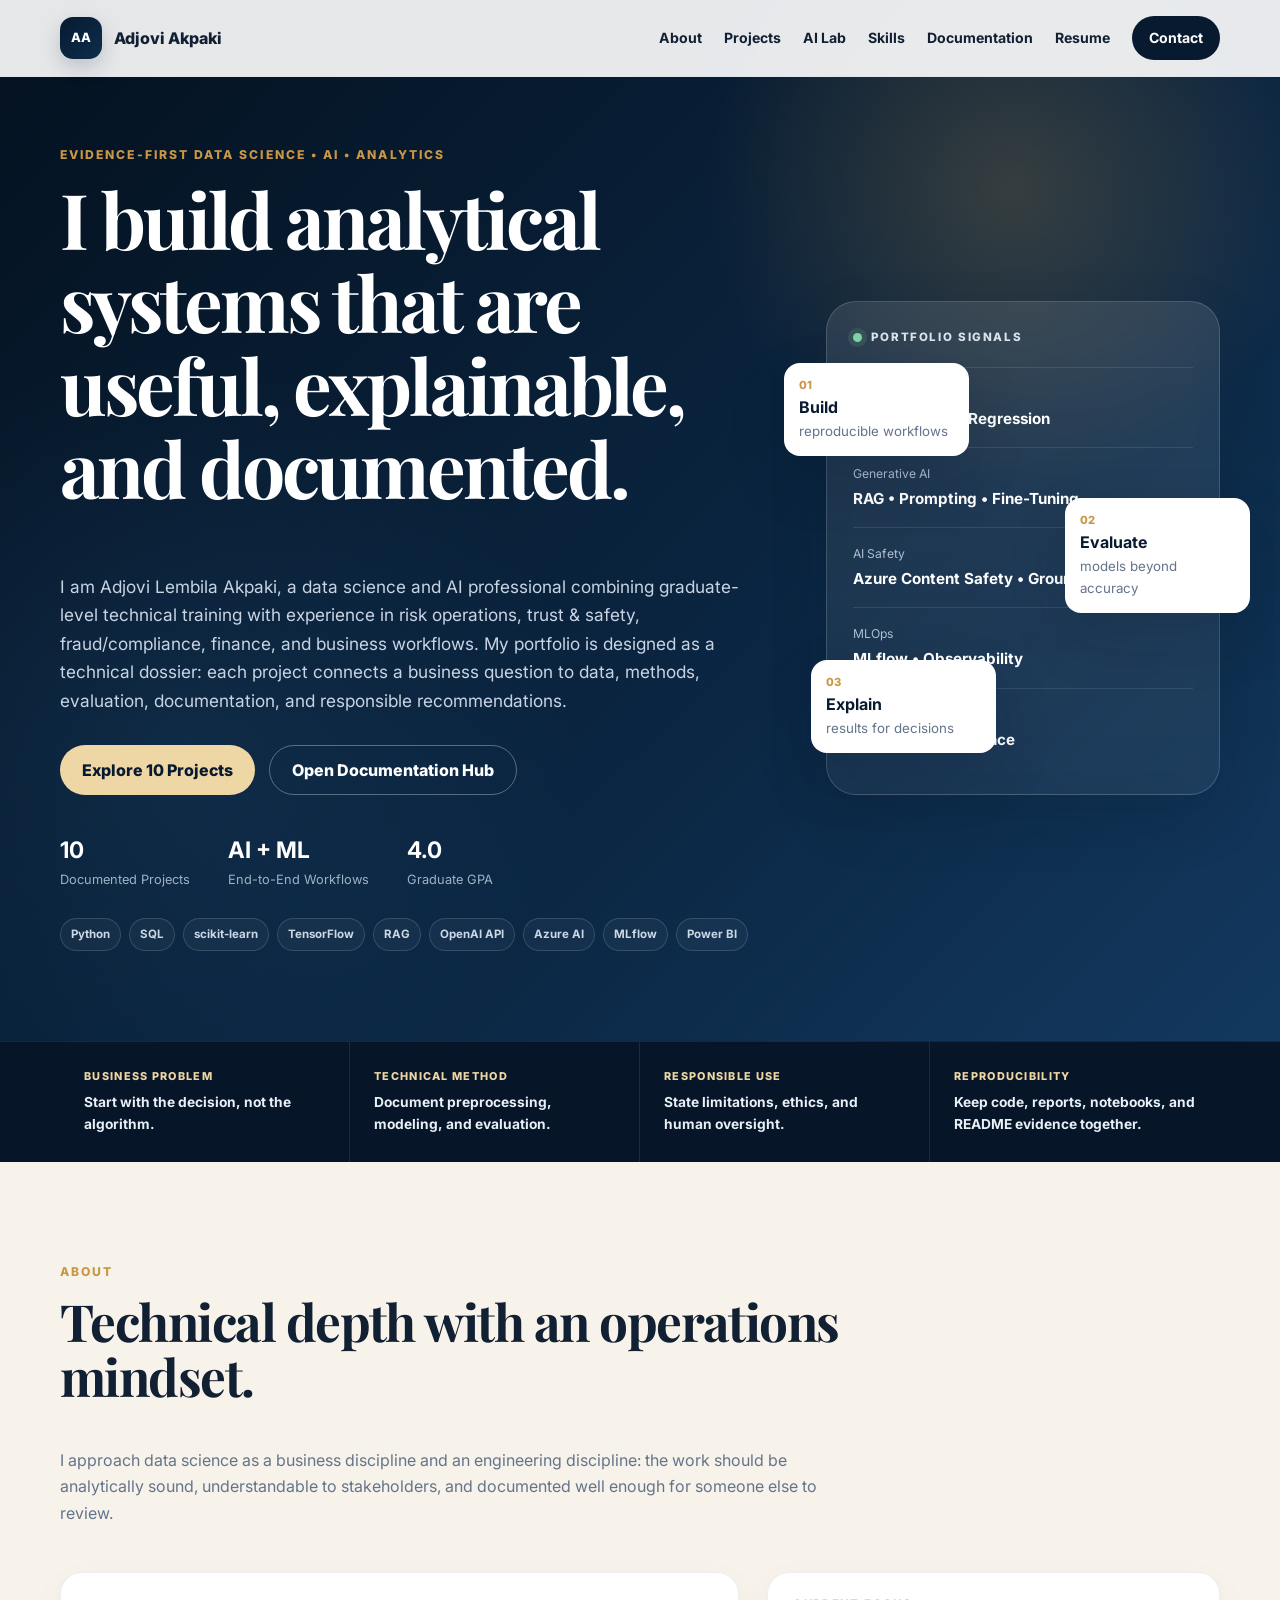
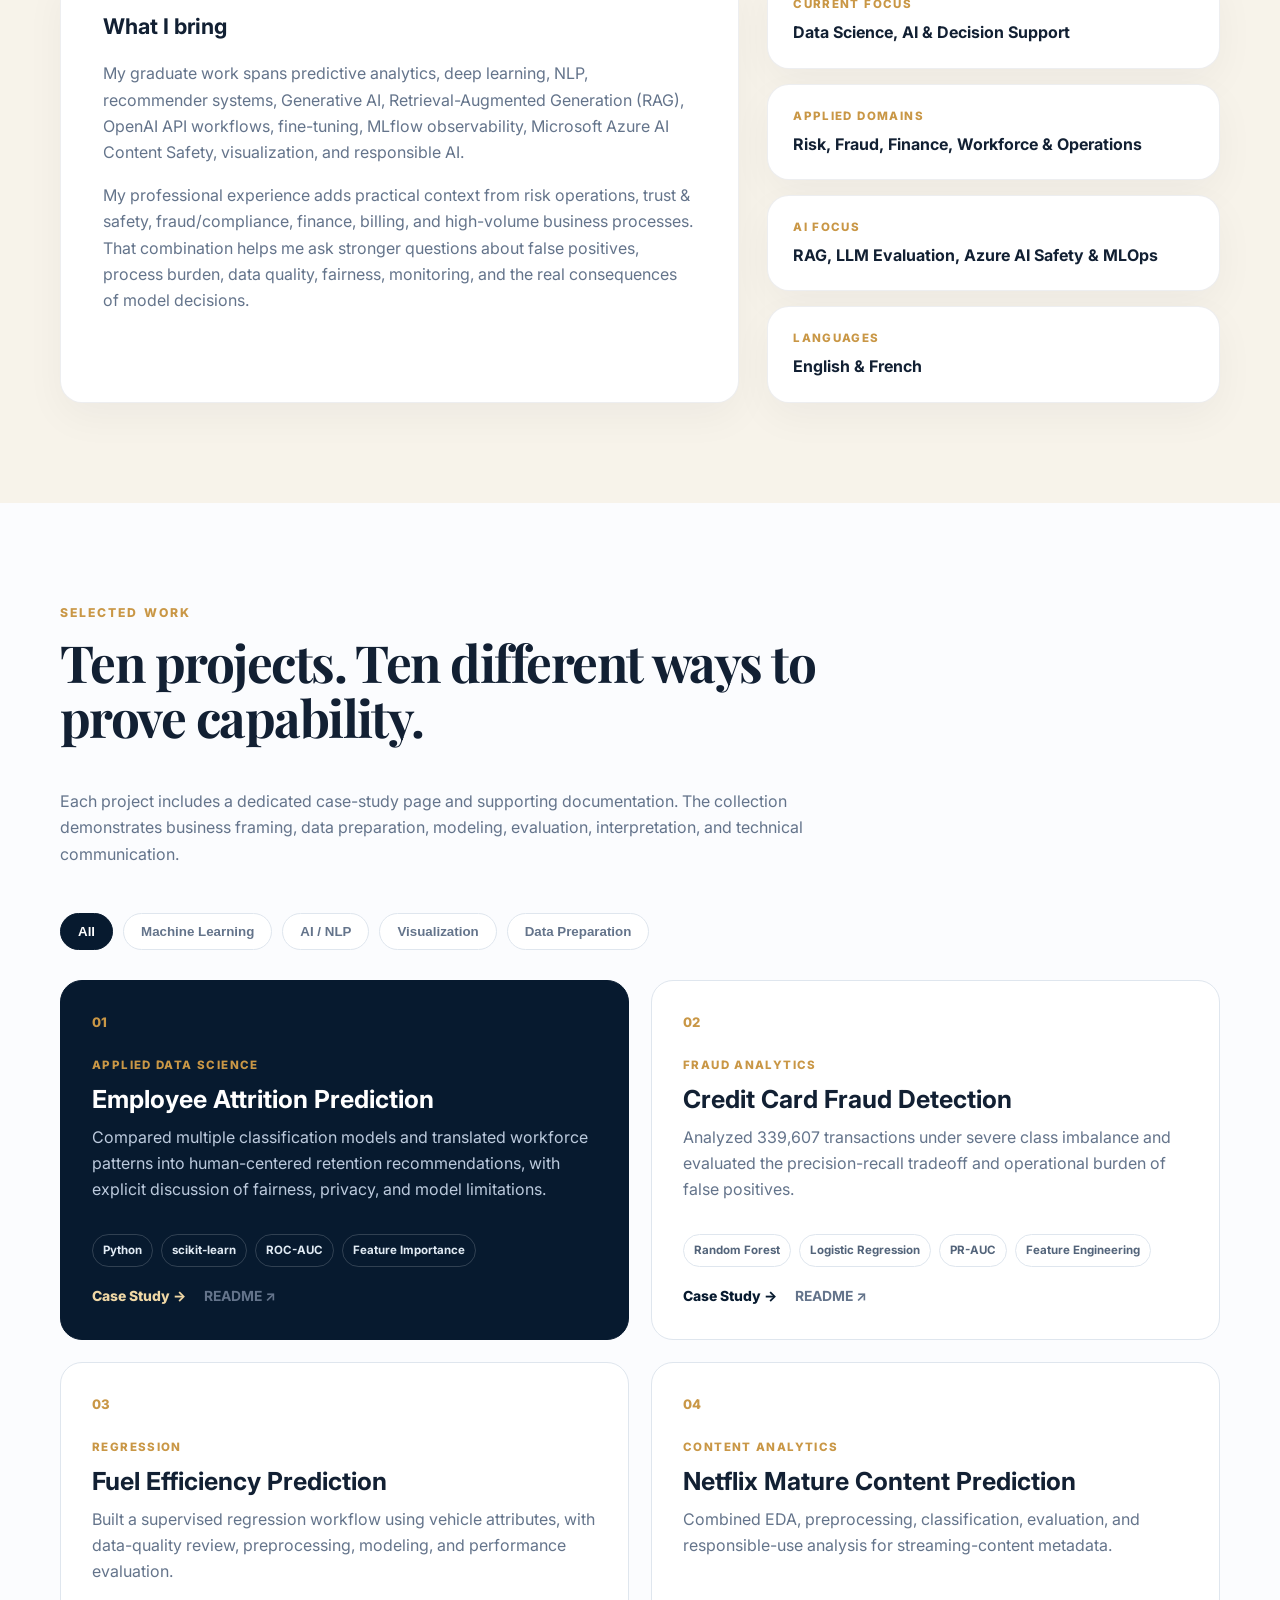
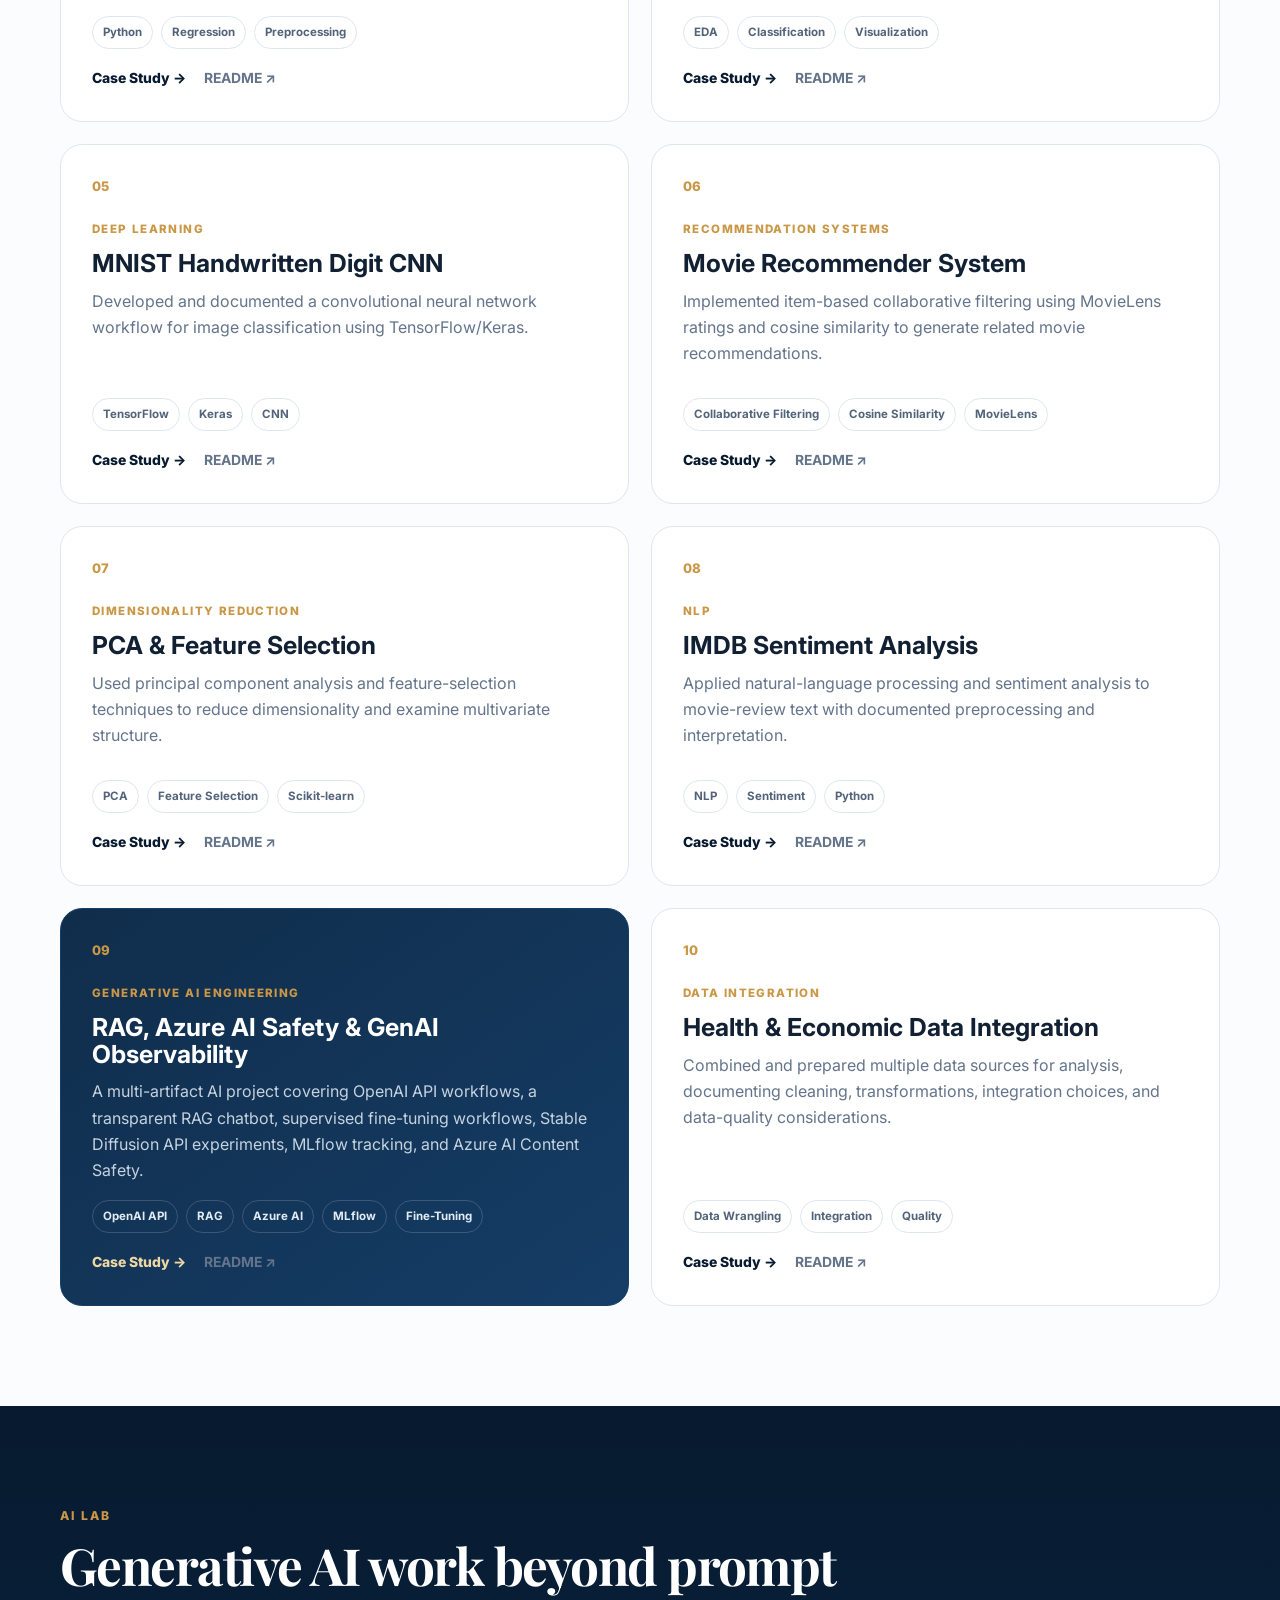
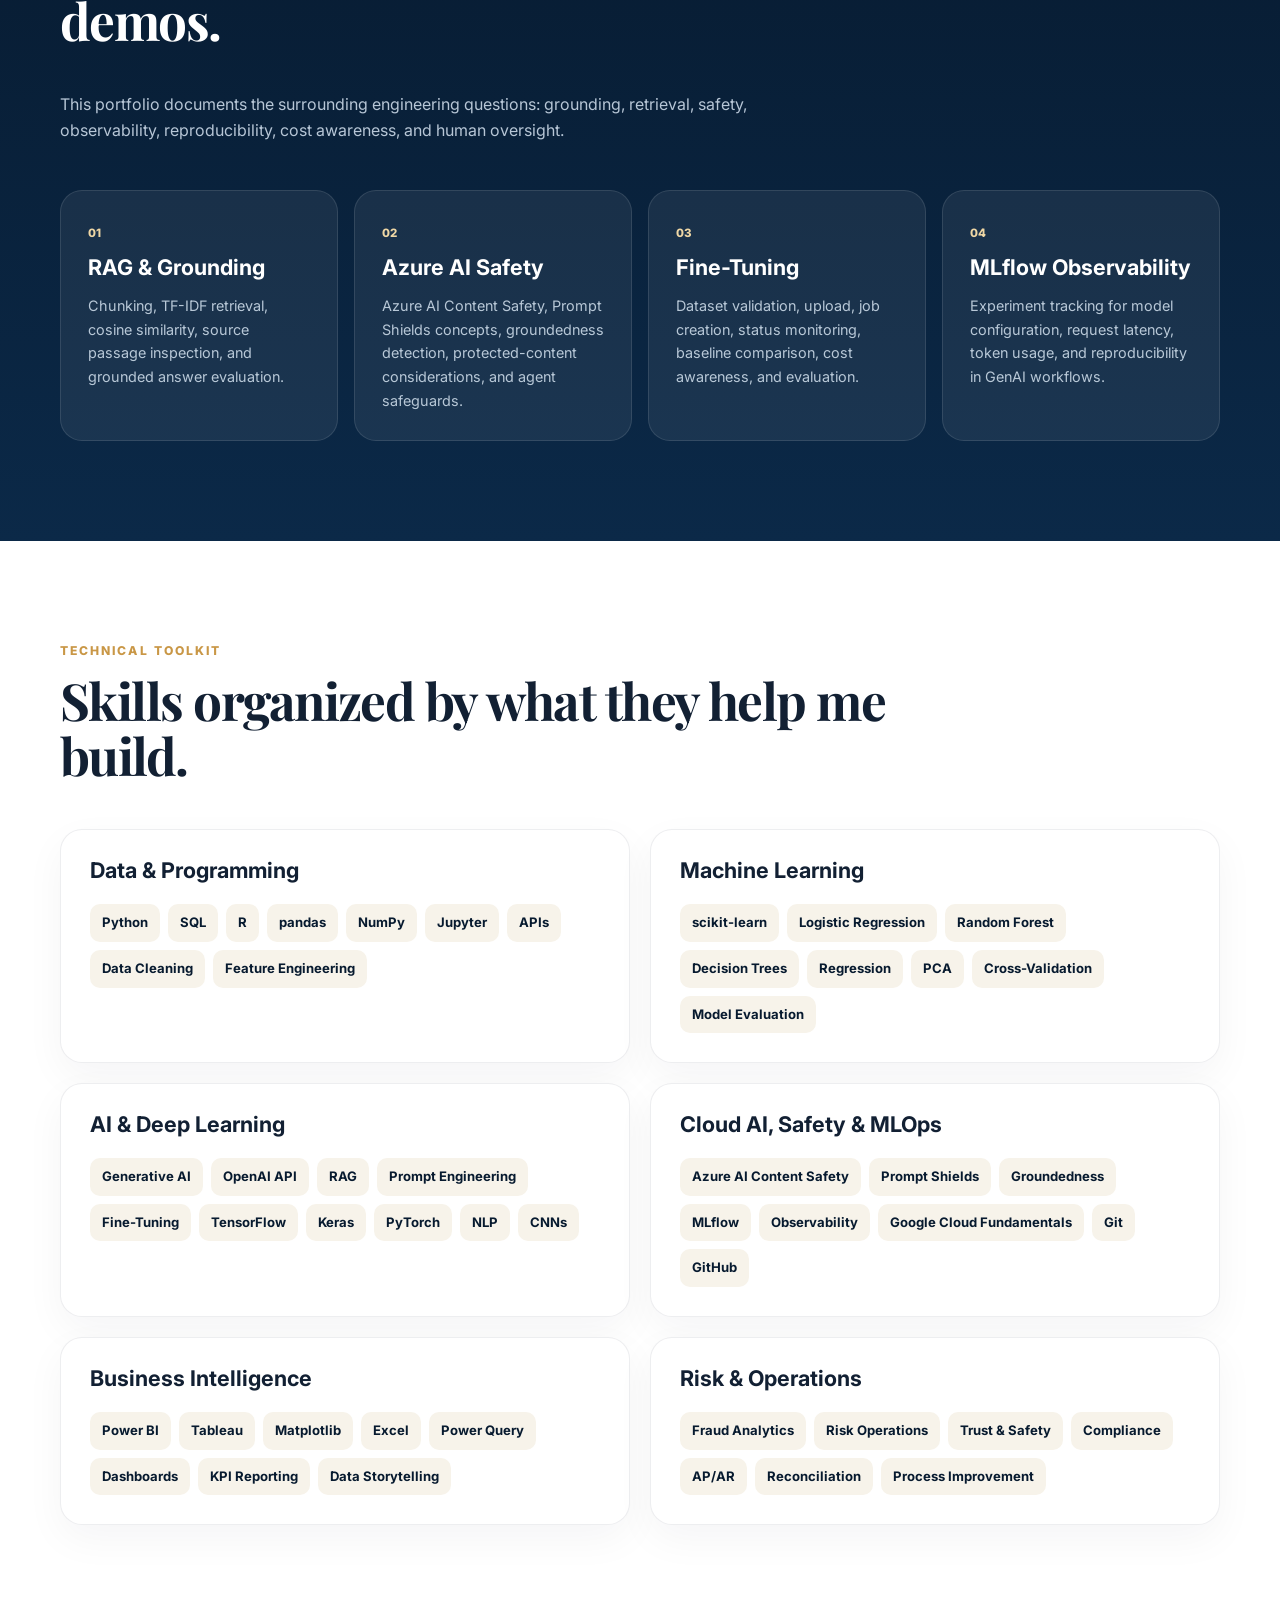
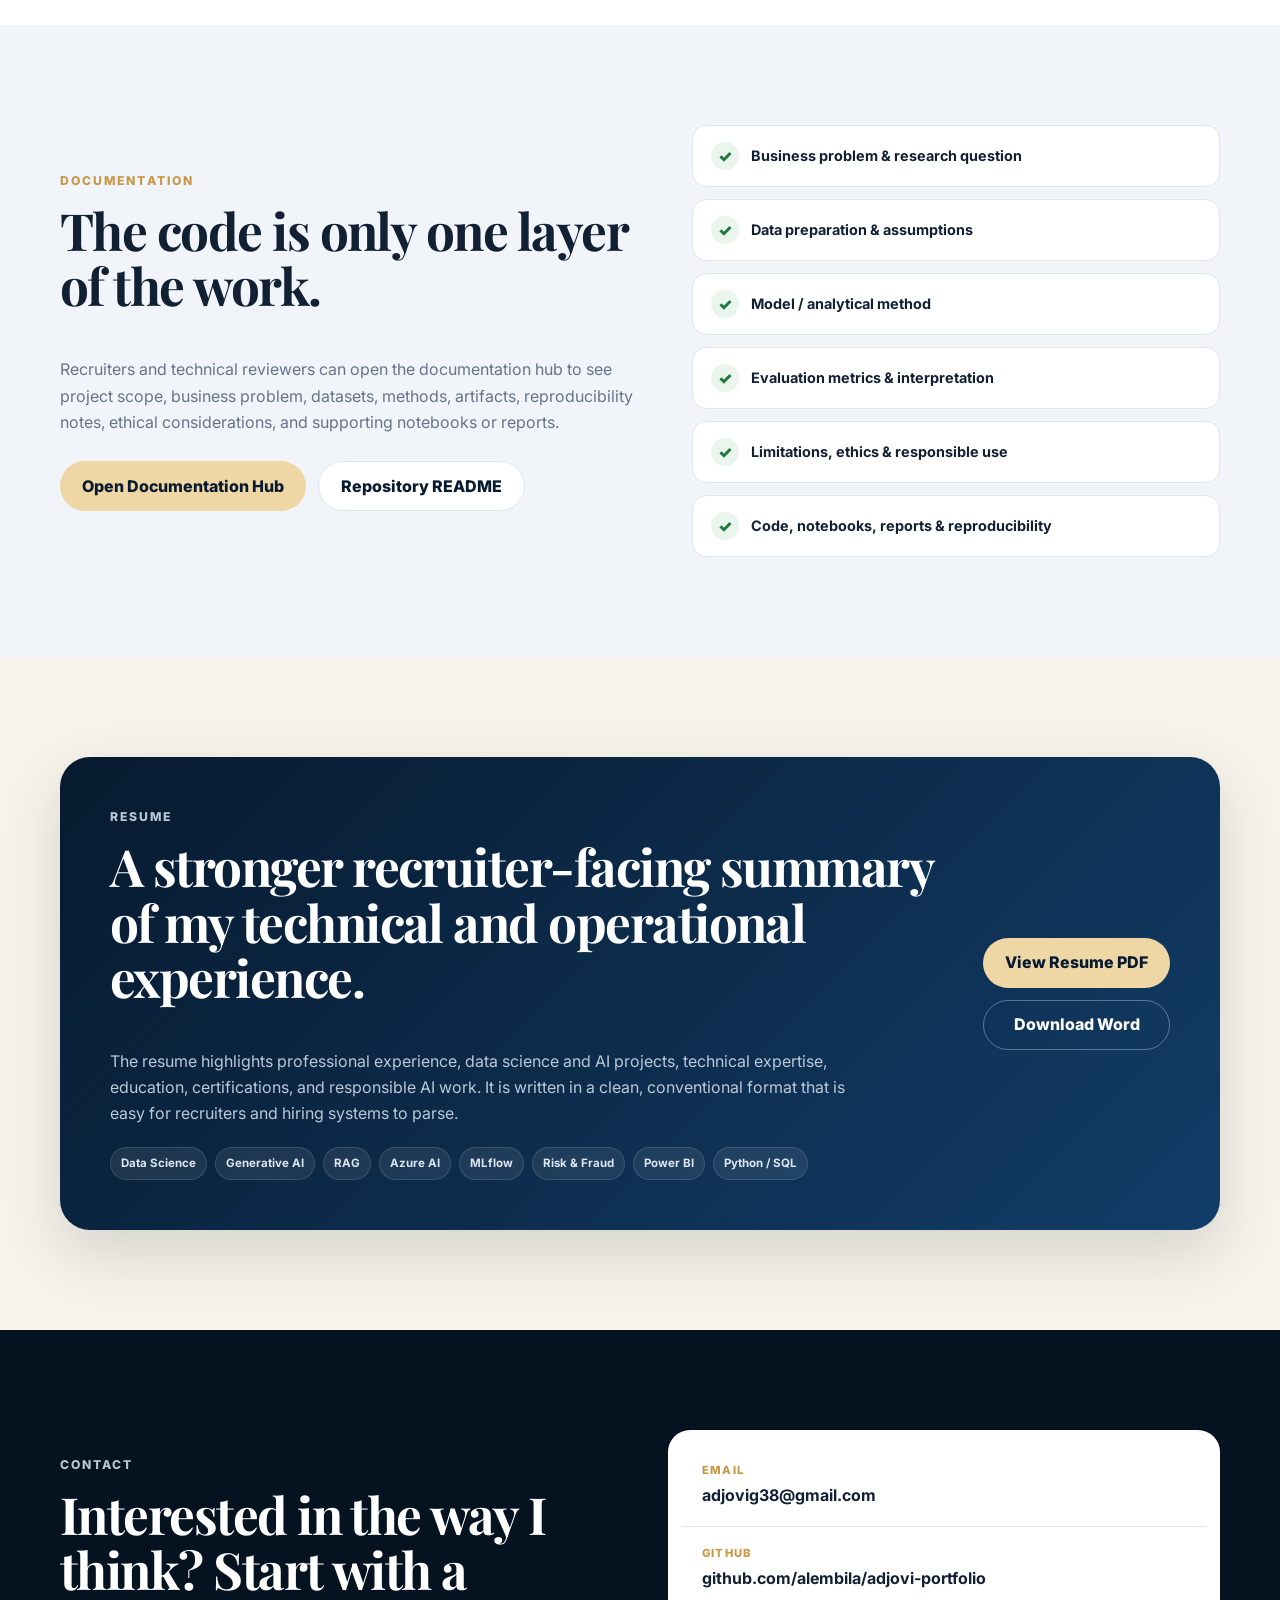
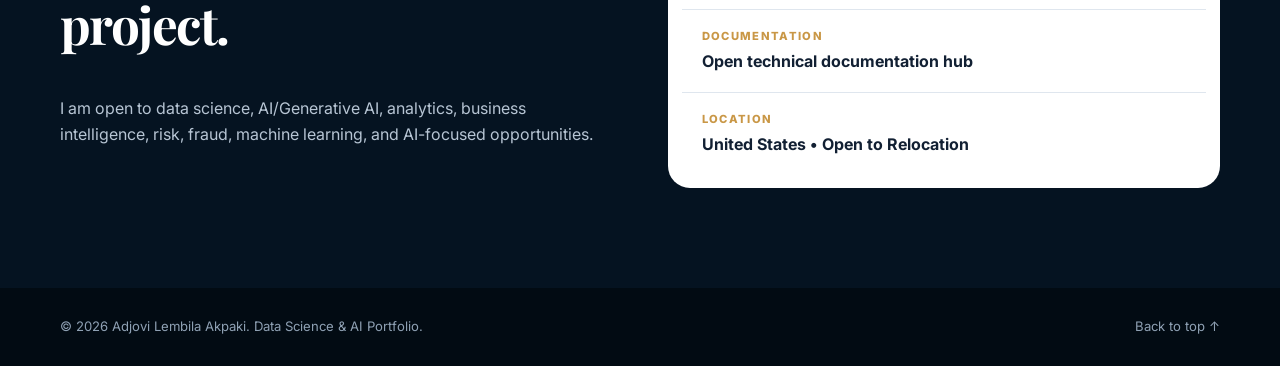
<file: index.html>
<!DOCTYPE html>
<html lang="en">
<head>
  <meta charset="UTF-8" />
  <meta name="viewport" content="width=device-width, initial-scale=1.0" />
  <meta name="description" content="Adjovi Lembila Akpaki's evidence-first data science and AI portfolio featuring machine learning, Generative AI, RAG, Azure AI safety, MLOps, analytics, and documented business projects." />
  <title>Adjovi Lembila Akpaki | Data Science & AI Portfolio</title>
  <link rel="preconnect" href="https://fonts.googleapis.com">
  <link rel="preconnect" href="https://fonts.gstatic.com" crossorigin>
  <link href="https://fonts.googleapis.com/css2?family=Inter:wght@400;500;600;700;800&family=Playfair+Display:wght@700&display=swap" rel="stylesheet">
  <link rel="stylesheet" href="style.css" />
</head>
<body>
  <header class="site-header">
    <nav class="nav container" aria-label="Main navigation">
      <a class="brand" href="#home"><span class="brand-mark">AA</span><span>Adjovi Akpaki</span></a>
      <button class="menu-toggle" aria-label="Open navigation menu" aria-expanded="false"><span></span><span></span><span></span></button>
      <div class="nav-links">
        <a href="#about">About</a>
        <a href="#projects">Projects</a>
        <a href="#ai-lab">AI Lab</a>
        <a href="#skills">Skills</a>
        <a href="#documentation">Documentation</a>
        <a href="#resume">Resume</a>
        <a href="#contact" class="nav-cta">Contact</a>
      </div>
    </nav>
  </header>

  <main>
    <section id="home" class="hero">
      <div class="hero-grid container">
        <div class="hero-copy reveal">
          <p class="eyebrow">EVIDENCE-FIRST DATA SCIENCE • AI • ANALYTICS</p>
          <h1>I build analytical systems that are useful, explainable, and documented.</h1>
          <p class="hero-text">I am Adjovi Lembila Akpaki, a data science and AI professional combining graduate-level technical training with experience in risk operations, trust & safety, fraud/compliance, finance, and business workflows. My portfolio is designed as a technical dossier: each project connects a business question to data, methods, evaluation, documentation, and responsible recommendations.</p>
          <div class="hero-actions">
            <a class="button primary" href="#projects">Explore 10 Projects</a>
            <a class="button secondary" href="documentation/index.html">Open Documentation Hub</a>
          </div>
          <div class="hero-stats" aria-label="Portfolio highlights">
            <div><strong>10</strong><span>Documented Projects</span></div>
            <div><strong>AI + ML</strong><span>End-to-End Workflows</span></div>
            <div><strong>4.0</strong><span>Graduate GPA</span></div>
          </div>
          <div class="hero-stack">
            <span>Python</span><span>SQL</span><span>scikit-learn</span><span>TensorFlow</span><span>RAG</span><span>OpenAI API</span><span>Azure AI</span><span>MLflow</span><span>Power BI</span>
          </div>
        </div>

        <div class="hero-visual reveal">
          <div class="signal-panel">
            <div class="signal-top"><span class="live-dot"></span><span>PORTFOLIO SIGNALS</span></div>
            <div class="signal-row"><span>Machine Learning</span><strong>Classification • Regression</strong></div>
            <div class="signal-row"><span>Generative AI</span><strong>RAG • Prompting • Fine-Tuning</strong></div>
            <div class="signal-row"><span>AI Safety</span><strong>Azure Content Safety • Grounding</strong></div>
            <div class="signal-row"><span>MLOps</span><strong>MLflow • Observability</strong></div>
            <div class="signal-row"><span>Business Analytics</span><strong>Risk • Fraud • Finance</strong></div>
          </div>
          <div class="floating-note note-one"><span>01</span><strong>Build</strong><small>reproducible workflows</small></div>
          <div class="floating-note note-two"><span>02</span><strong>Evaluate</strong><small>models beyond accuracy</small></div>
          <div class="floating-note note-three"><span>03</span><strong>Explain</strong><small>results for decisions</small></div>
        </div>
      </div>
    </section>

    <section class="proof-band">
      <div class="container proof-grid">
        <div><span>BUSINESS PROBLEM</span><strong>Start with the decision, not the algorithm.</strong></div>
        <div><span>TECHNICAL METHOD</span><strong>Document preprocessing, modeling, and evaluation.</strong></div>
        <div><span>RESPONSIBLE USE</span><strong>State limitations, ethics, and human oversight.</strong></div>
        <div><span>REPRODUCIBILITY</span><strong>Keep code, reports, notebooks, and README evidence together.</strong></div>
      </div>
    </section>

    <section id="about" class="section about-section">
      <div class="container">
        <div class="section-heading reveal">
          <p class="eyebrow">ABOUT</p>
          <h2>Technical depth with an operations mindset.</h2>
          <p>I approach data science as a business discipline and an engineering discipline: the work should be analytically sound, understandable to stakeholders, and documented well enough for someone else to review.</p>
        </div>
        <div class="about-grid">
          <article class="about-card reveal">
            <h3>What I bring</h3>
            <p>My graduate work spans predictive analytics, deep learning, NLP, recommender systems, Generative AI, Retrieval-Augmented Generation (RAG), OpenAI API workflows, fine-tuning, MLflow observability, Microsoft Azure AI Content Safety, visualization, and responsible AI.</p>
            <p>My professional experience adds practical context from risk operations, trust & safety, fraud/compliance, finance, billing, and high-volume business processes. That combination helps me ask stronger questions about false positives, process burden, data quality, fairness, monitoring, and the real consequences of model decisions.</p>
          </article>
          <div class="about-side reveal">
            <div class="info-card"><span>Current Focus</span><strong>Data Science, AI & Decision Support</strong></div>
            <div class="info-card"><span>Applied Domains</span><strong>Risk, Fraud, Finance, Workforce & Operations</strong></div>
            <div class="info-card"><span>AI Focus</span><strong>RAG, LLM Evaluation, Azure AI Safety & MLOps</strong></div>
            <div class="info-card"><span>Languages</span><strong>English & French</strong></div>
          </div>
        </div>
      </div>
    </section>

    <section id="projects" class="section projects-section">
      <div class="container">
        <div class="section-heading reveal">
          <p class="eyebrow">SELECTED WORK</p>
          <h2>Ten projects. Ten different ways to prove capability.</h2>
          <p>Each project includes a dedicated case-study page and supporting documentation. The collection demonstrates business framing, data preparation, modeling, evaluation, interpretation, and technical communication.</p>
        </div>
        <div class="filter-row reveal" role="group" aria-label="Project filters">
          <button class="filter active" data-filter="all">All</button>
          <button class="filter" data-filter="machine-learning">Machine Learning</button>
          <button class="filter" data-filter="ai">AI / NLP</button>
          <button class="filter" data-filter="visualization">Visualization</button>
          <button class="filter" data-filter="data-prep">Data Preparation</button>
        </div>
        <div class="project-grid">
          <article class="project-card featured reveal" data-category="machine-learning"><div class="project-number">01</div><div class="project-content"><span class="project-tag">Applied Data Science</span><h3>Employee Attrition Prediction</h3><p>Compared multiple classification models and translated workforce patterns into human-centered retention recommendations, with explicit discussion of fairness, privacy, and model limitations.</p><div class="tech-list"><span>Python</span><span>scikit-learn</span><span>ROC-AUC</span><span>Feature Importance</span></div><div class="project-links"><a href="projects/01-employee-attrition/index.html">Case Study →</a><a href="projects/01-employee-attrition/README.md">README ↗</a></div></div></article>
          <article class="project-card reveal" data-category="machine-learning"><div class="project-number">02</div><div class="project-content"><span class="project-tag">Fraud Analytics</span><h3>Credit Card Fraud Detection</h3><p>Analyzed 339,607 transactions under severe class imbalance and evaluated the precision-recall tradeoff and operational burden of false positives.</p><div class="tech-list"><span>Random Forest</span><span>Logistic Regression</span><span>PR-AUC</span><span>Feature Engineering</span></div><div class="project-links"><a href="projects/02-credit-card-fraud/index.html">Case Study →</a><a href="projects/02-credit-card-fraud/README.md">README ↗</a></div></div></article>
          <article class="project-card reveal" data-category="machine-learning"><div class="project-number">03</div><div class="project-content"><span class="project-tag">Regression</span><h3>Fuel Efficiency Prediction</h3><p>Built a supervised regression workflow using vehicle attributes, with data-quality review, preprocessing, modeling, and performance evaluation.</p><div class="tech-list"><span>Python</span><span>Regression</span><span>Preprocessing</span></div><div class="project-links"><a href="projects/03-fuel-efficiency/index.html">Case Study →</a><a href="projects/03-fuel-efficiency/README.md">README ↗</a></div></div></article>
          <article class="project-card reveal" data-category="machine-learning visualization"><div class="project-number">04</div><div class="project-content"><span class="project-tag">Content Analytics</span><h3>Netflix Mature Content Prediction</h3><p>Combined EDA, preprocessing, classification, evaluation, and responsible-use analysis for streaming-content metadata.</p><div class="tech-list"><span>EDA</span><span>Classification</span><span>Visualization</span></div><div class="project-links"><a href="projects/04-netflix-content/index.html">Case Study →</a><a href="projects/04-netflix-content/README.md">README ↗</a></div></div></article>
          <article class="project-card reveal" data-category="machine-learning ai"><div class="project-number">05</div><div class="project-content"><span class="project-tag">Deep Learning</span><h3>MNIST Handwritten Digit CNN</h3><p>Developed and documented a convolutional neural network workflow for image classification using TensorFlow/Keras.</p><div class="tech-list"><span>TensorFlow</span><span>Keras</span><span>CNN</span></div><div class="project-links"><a href="projects/05-mnist-cnn/index.html">Case Study →</a><a href="projects/05-mnist-cnn/README.md">README ↗</a></div></div></article>
          <article class="project-card reveal" data-category="machine-learning"><div class="project-number">06</div><div class="project-content"><span class="project-tag">Recommendation Systems</span><h3>Movie Recommender System</h3><p>Implemented item-based collaborative filtering using MovieLens ratings and cosine similarity to generate related movie recommendations.</p><div class="tech-list"><span>Collaborative Filtering</span><span>Cosine Similarity</span><span>MovieLens</span></div><div class="project-links"><a href="projects/06-recommender-system/index.html">Case Study →</a><a href="projects/06-recommender-system/README.md">README ↗</a></div></div></article>
          <article class="project-card reveal" data-category="machine-learning data-prep"><div class="project-number">07</div><div class="project-content"><span class="project-tag">Dimensionality Reduction</span><h3>PCA & Feature Selection</h3><p>Used principal component analysis and feature-selection techniques to reduce dimensionality and examine multivariate structure.</p><div class="tech-list"><span>PCA</span><span>Feature Selection</span><span>Scikit-learn</span></div><div class="project-links"><a href="projects/07-pca-feature-selection/index.html">Case Study →</a><a href="projects/07-pca-feature-selection/README.md">README ↗</a></div></div></article>
          <article class="project-card reveal" data-category="ai machine-learning"><div class="project-number">08</div><div class="project-content"><span class="project-tag">NLP</span><h3>IMDB Sentiment Analysis</h3><p>Applied natural-language processing and sentiment analysis to movie-review text with documented preprocessing and interpretation.</p><div class="tech-list"><span>NLP</span><span>Sentiment</span><span>Python</span></div><div class="project-links"><a href="projects/08-imdb-sentiment/index.html">Case Study →</a><a href="projects/08-imdb-sentiment/README.md">README ↗</a></div></div></article>
          <article class="project-card ai-feature reveal" data-category="ai"><div class="project-number">09</div><div class="project-content"><span class="project-tag">Generative AI Engineering</span><h3>RAG, Azure AI Safety & GenAI Observability</h3><p>A multi-artifact AI project covering OpenAI API workflows, a transparent RAG chatbot, supervised fine-tuning workflows, Stable Diffusion API experiments, MLflow tracking, and Azure AI Content Safety.</p><div class="tech-list"><span>OpenAI API</span><span>RAG</span><span>Azure AI</span><span>MLflow</span><span>Fine-Tuning</span></div><div class="project-links"><a href="projects/09-generative-ai-azure/index.html">Case Study →</a><a href="projects/09-generative-ai-azure/README.md">README ↗</a></div></div></article>
          <article class="project-card reveal" data-category="data-prep visualization"><div class="project-number">10</div><div class="project-content"><span class="project-tag">Data Integration</span><h3>Health & Economic Data Integration</h3><p>Combined and prepared multiple data sources for analysis, documenting cleaning, transformations, integration choices, and data-quality considerations.</p><div class="tech-list"><span>Data Wrangling</span><span>Integration</span><span>Quality</span></div><div class="project-links"><a href="projects/10-health-economic-integration/index.html">Case Study →</a><a href="projects/10-health-economic-integration/README.md">README ↗</a></div></div></article>
        </div>
      </div>
    </section>

    <section id="ai-lab" class="section ai-lab-section">
      <div class="container">
        <div class="section-heading reveal"><p class="eyebrow">AI LAB</p><h2>Generative AI work beyond prompt demos.</h2><p>This portfolio documents the surrounding engineering questions: grounding, retrieval, safety, observability, reproducibility, cost awareness, and human oversight.</p></div>
        <div class="lab-grid">
          <article class="lab-card reveal"><span>01</span><h3>RAG & Grounding</h3><p>Chunking, TF-IDF retrieval, cosine similarity, source passage inspection, and grounded answer evaluation.</p></article>
          <article class="lab-card reveal"><span>02</span><h3>Azure AI Safety</h3><p>Azure AI Content Safety, Prompt Shields concepts, groundedness detection, protected-content considerations, and agent safeguards.</p></article>
          <article class="lab-card reveal"><span>03</span><h3>Fine-Tuning</h3><p>Dataset validation, upload, job creation, status monitoring, baseline comparison, cost awareness, and evaluation.</p></article>
          <article class="lab-card reveal"><span>04</span><h3>MLflow Observability</h3><p>Experiment tracking for model configuration, request latency, token usage, and reproducibility in GenAI workflows.</p></article>
        </div>
      </div>
    </section>

    <section id="skills" class="section skills-section">
      <div class="container">
        <div class="section-heading reveal"><p class="eyebrow">TECHNICAL TOOLKIT</p><h2>Skills organized by what they help me build.</h2></div>
        <div class="skills-grid">
          <article class="skill-card reveal"><h3>Data & Programming</h3><div class="skill-tags"><span>Python</span><span>SQL</span><span>R</span><span>pandas</span><span>NumPy</span><span>Jupyter</span><span>APIs</span><span>Data Cleaning</span><span>Feature Engineering</span></div></article>
          <article class="skill-card reveal"><h3>Machine Learning</h3><div class="skill-tags"><span>scikit-learn</span><span>Logistic Regression</span><span>Random Forest</span><span>Decision Trees</span><span>Regression</span><span>PCA</span><span>Cross-Validation</span><span>Model Evaluation</span></div></article>
          <article class="skill-card reveal"><h3>AI & Deep Learning</h3><div class="skill-tags"><span>Generative AI</span><span>OpenAI API</span><span>RAG</span><span>Prompt Engineering</span><span>Fine-Tuning</span><span>TensorFlow</span><span>Keras</span><span>PyTorch</span><span>NLP</span><span>CNNs</span></div></article>
          <article class="skill-card reveal"><h3>Cloud AI, Safety & MLOps</h3><div class="skill-tags"><span>Azure AI Content Safety</span><span>Prompt Shields</span><span>Groundedness</span><span>MLflow</span><span>Observability</span><span>Google Cloud Fundamentals</span><span>Git</span><span>GitHub</span></div></article>
          <article class="skill-card reveal"><h3>Business Intelligence</h3><div class="skill-tags"><span>Power BI</span><span>Tableau</span><span>Matplotlib</span><span>Excel</span><span>Power Query</span><span>Dashboards</span><span>KPI Reporting</span><span>Data Storytelling</span></div></article>
          <article class="skill-card reveal"><h3>Risk & Operations</h3><div class="skill-tags"><span>Fraud Analytics</span><span>Risk Operations</span><span>Trust & Safety</span><span>Compliance</span><span>AP/AR</span><span>Reconciliation</span><span>Process Improvement</span></div></article>
        </div>
      </div>
    </section>

    <section id="documentation" class="section docs-section">
      <div class="container docs-grid">
        <div class="docs-copy reveal">
          <p class="eyebrow">DOCUMENTATION</p>
          <h2>The code is only one layer of the work.</h2>
          <p>Recruiters and technical reviewers can open the documentation hub to see project scope, business problem, datasets, methods, artifacts, reproducibility notes, ethical considerations, and supporting notebooks or reports.</p>
          <div class="docs-actions"><a class="button primary" href="documentation/index.html">Open Documentation Hub</a><a class="button light" href="README.md">Repository README</a></div>
        </div>
        <div class="docs-checklist reveal">
          <div><span>✓</span><strong>Business problem & research question</strong></div>
          <div><span>✓</span><strong>Data preparation & assumptions</strong></div>
          <div><span>✓</span><strong>Model / analytical method</strong></div>
          <div><span>✓</span><strong>Evaluation metrics & interpretation</strong></div>
          <div><span>✓</span><strong>Limitations, ethics & responsible use</strong></div>
          <div><span>✓</span><strong>Code, notebooks, reports & reproducibility</strong></div>
        </div>
      </div>
    </section>

    <section id="resume" class="section resume-section">
      <div class="container resume-box reveal">
        <div>
          <p class="eyebrow">RESUME</p>
          <h2>A stronger recruiter-facing summary of my technical and operational experience.</h2>
          <p>The resume highlights professional experience, data science and AI projects, technical expertise, education, certifications, and responsible AI work. It is written in a clean, conventional format that is easy for recruiters and hiring systems to parse.</p>
          <div class="resume-highlights"><span>Data Science</span><span>Generative AI</span><span>RAG</span><span>Azure AI</span><span>MLflow</span><span>Risk & Fraud</span><span>Power BI</span><span>Python / SQL</span></div>
        </div>
        <div class="resume-actions"><a class="button primary" href="assets/Adjovi-Gloria-Resume.pdf" target="_blank">View Resume PDF</a><a class="button secondary" href="assets/Adjovi-Gloria-Resume-Editable.docx" download>Download Word</a></div>
      </div>
    </section>

    <section id="contact" class="section contact-section">
      <div class="container contact-grid">
        <div class="contact-copy reveal"><p class="eyebrow">CONTACT</p><h2>Interested in the way I think? Start with a project.</h2><p>I am open to data science, AI/Generative AI, analytics, business intelligence, risk, fraud, machine learning, and AI-focused opportunities.</p></div>
        <div class="contact-card reveal">
          <a href="mailto:adjovig38@gmail.com"><span>Email</span><strong>adjovig38@gmail.com</strong></a>
          <a href="https://github.com/alembila/adjovi-portfolio" target="_blank" rel="noopener"><span>GitHub</span><strong>github.com/alembila/adjovi-portfolio</strong></a>
          <a href="documentation/index.html"><span>Documentation</span><strong>Open technical documentation hub</strong></a>
          <div><span>Location</span><strong>United States • Open to Relocation</strong></div>
        </div>
      </div>
    </section>
  </main>

  <footer><div class="container footer-content"><p>© <span id="year"></span> Adjovi Lembila Akpaki. Data Science & AI Portfolio.</p><a href="#home">Back to top ↑</a></div></footer>
  <script src="script.js"></script>
</body>
</html>
</file>
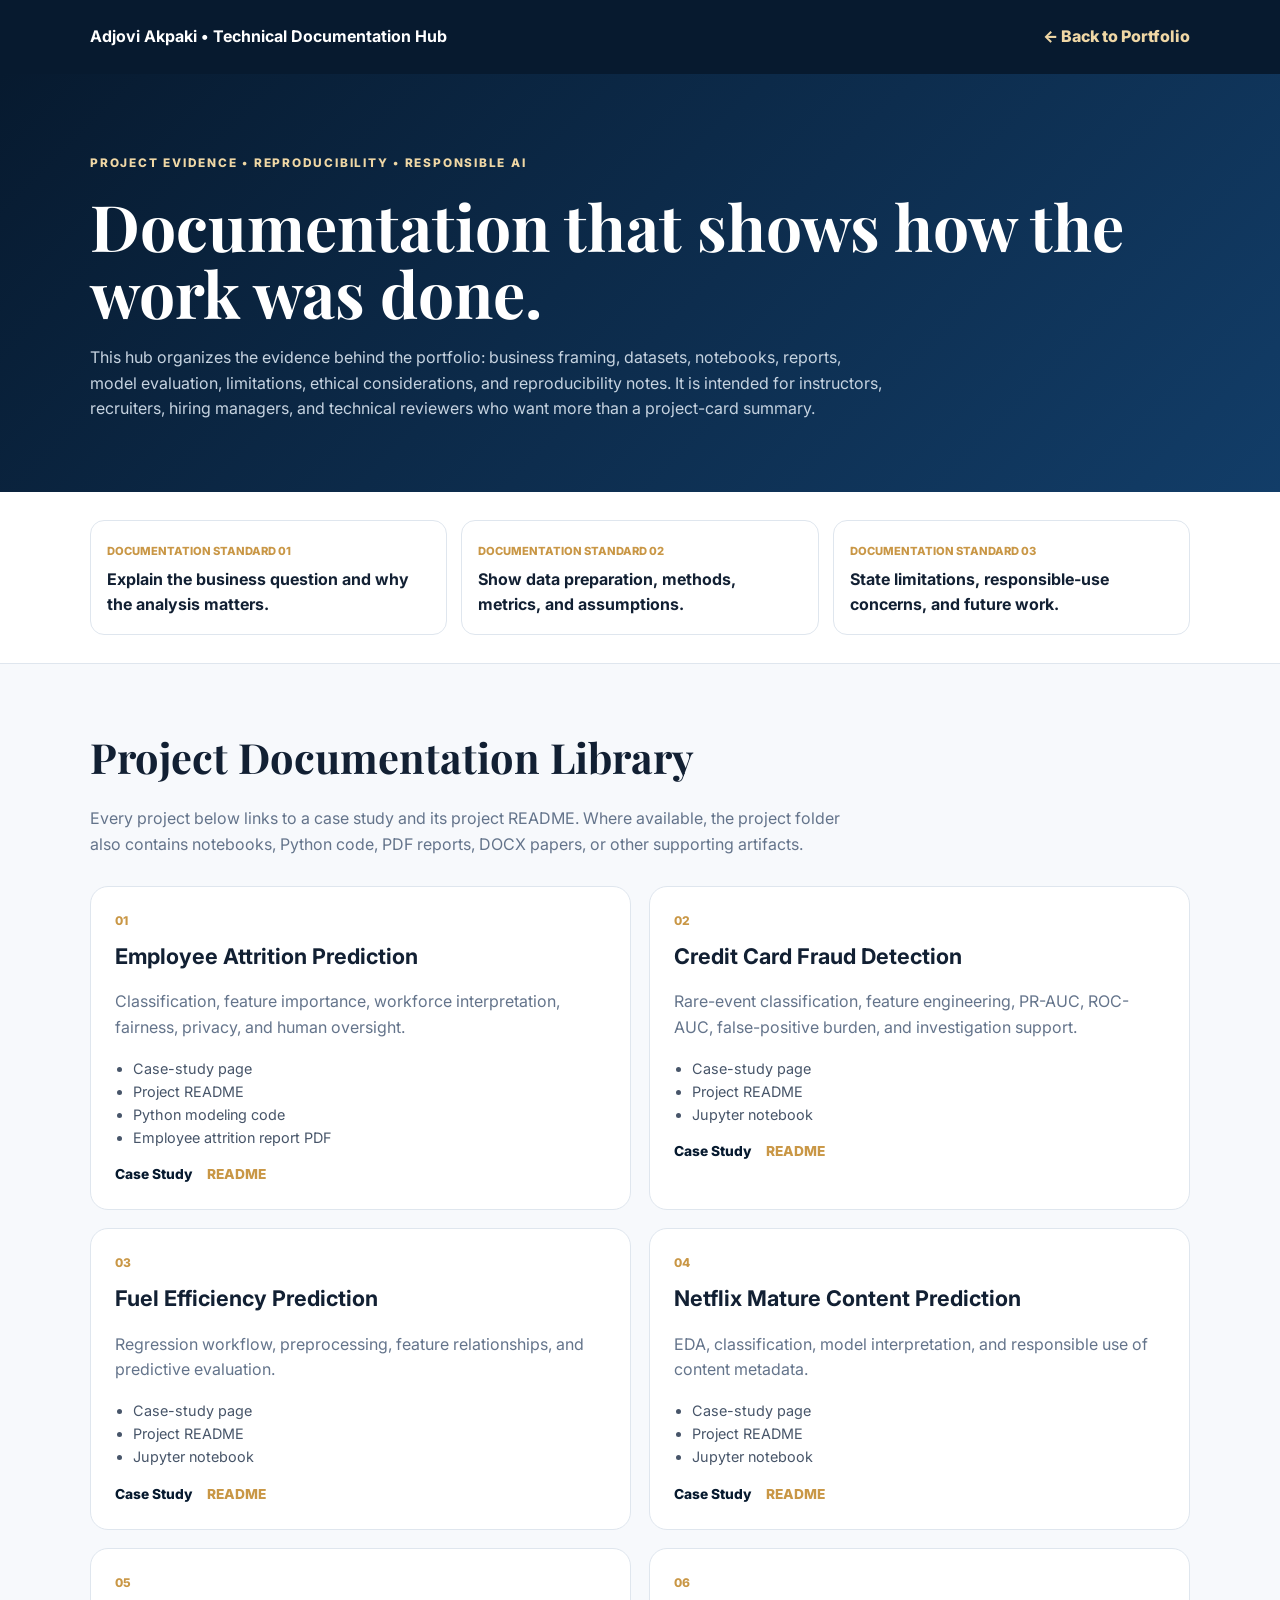
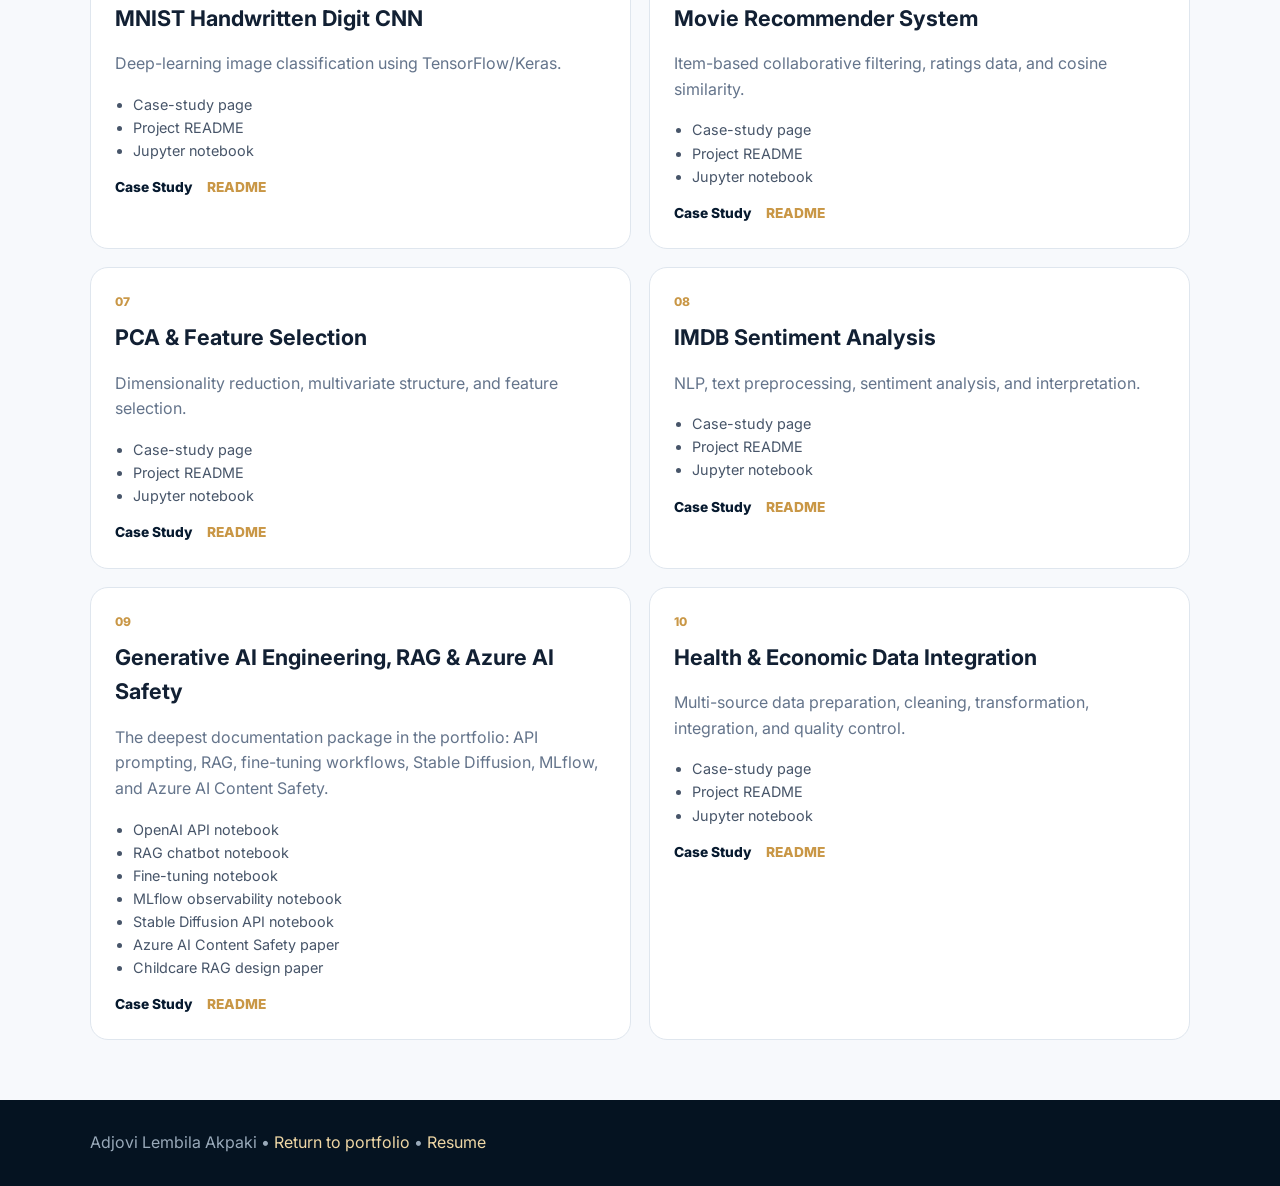
<file: documentation/index.html>
<!DOCTYPE html>
<html lang="en"><head><meta charset="UTF-8"><meta name="viewport" content="width=device-width,initial-scale=1.0"><title>Documentation Hub | Adjovi Akpaki</title><link rel="preconnect" href="https://fonts.googleapis.com"><link rel="preconnect" href="https://fonts.gstatic.com" crossorigin><link href="https://fonts.googleapis.com/css2?family=Inter:wght@400;500;600;700;800&family=Playfair+Display:wght@700&display=swap" rel="stylesheet"><style>
:root{--navy:#071a2f;--ink:#122033;--muted:#64748b;--gold:#c99746;--cream:#f7f3ea;--line:#dfe6ee}*{box-sizing:border-box}body{margin:0;font-family:Inter,Arial,sans-serif;color:var(--ink);background:#f7f9fc;line-height:1.6}.container{width:min(1100px,calc(100% - 36px));margin:auto}a{text-decoration:none;color:inherit}.top{padding:24px 0;background:var(--navy);color:white}.top .container{display:flex;justify-content:space-between;gap:20px;align-items:center}.top a{color:#efd7a5;font-weight:800}.hero{padding:80px 0 54px;background:linear-gradient(135deg,#071a2f,#123d68);color:white}.eyebrow{color:#efd7a5;font-size:.74rem;font-weight:800;letter-spacing:.15em}.hero h1{font-family:'Playfair Display';font-size:clamp(2.7rem,5vw,4.8rem);line-height:1.05;margin:.3em 0}.hero p{max-width:800px;color:#c6d3e0}.standards{padding:28px 0;background:#fff;border-bottom:1px solid var(--line)}.standard-grid{display:grid;grid-template-columns:repeat(3,1fr);gap:14px}.standard{padding:16px;border:1px solid var(--line);border-radius:14px}.standard span{color:var(--gold);font-size:.7rem;font-weight:800}.standard strong{display:block;margin-top:4px}.section{padding:60px 0}.section h2{font-family:'Playfair Display';font-size:2.6rem;margin:0 0 10px}.section>div>p{color:var(--muted);max-width:760px}.grid{display:grid;grid-template-columns:repeat(2,1fr);gap:18px;margin-top:28px}.card{background:white;border:1px solid var(--line);border-radius:18px;padding:24px}.num{color:var(--gold);font-size:.75rem;font-weight:800}.card h3{font-size:1.35rem;margin:9px 0}.card p{color:var(--muted)}.links{display:flex;gap:14px;flex-wrap:wrap}.links a{font-weight:800;color:var(--navy);font-size:.86rem}.links a:last-child{color:var(--gold)}.artifact-list{margin-top:10px;padding-left:18px;color:#475569;font-size:.9rem}.footer{padding:30px 0;background:#051321;color:#99a9b9}.footer a{color:#efd7a5}@media(max-width:760px){.standard-grid,.grid{grid-template-columns:1fr}.top .container{align-items:flex-start;flex-direction:column}}
</style></head><body>
<div class="top"><div class="container"><strong>Adjovi Akpaki • Technical Documentation Hub</strong><a href="../index.html">← Back to Portfolio</a></div></div>
<section class="hero"><div class="container"><div class="eyebrow">PROJECT EVIDENCE • REPRODUCIBILITY • RESPONSIBLE AI</div><h1>Documentation that shows how the work was done.</h1><p>This hub organizes the evidence behind the portfolio: business framing, datasets, notebooks, reports, model evaluation, limitations, ethical considerations, and reproducibility notes. It is intended for instructors, recruiters, hiring managers, and technical reviewers who want more than a project-card summary.</p></div></section>
<section class="standards"><div class="container standard-grid"><div class="standard"><span>DOCUMENTATION STANDARD 01</span><strong>Explain the business question and why the analysis matters.</strong></div><div class="standard"><span>DOCUMENTATION STANDARD 02</span><strong>Show data preparation, methods, metrics, and assumptions.</strong></div><div class="standard"><span>DOCUMENTATION STANDARD 03</span><strong>State limitations, responsible-use concerns, and future work.</strong></div></div></section>
<section class="section"><div class="container"><h2>Project Documentation Library</h2><p>Every project below links to a case study and its project README. Where available, the project folder also contains notebooks, Python code, PDF reports, DOCX papers, or other supporting artifacts.</p><div class="grid">
<div class="card"><div class="num">01</div><h3>Employee Attrition Prediction</h3><p>Classification, feature importance, workforce interpretation, fairness, privacy, and human oversight.</p><ul class="artifact-list"><li>Case-study page</li><li>Project README</li><li>Python modeling code</li><li>Employee attrition report PDF</li></ul><div class="links"><a href="../projects/01-employee-attrition/index.html">Case Study</a><a href="../projects/01-employee-attrition/README.md">README</a></div></div>
<div class="card"><div class="num">02</div><h3>Credit Card Fraud Detection</h3><p>Rare-event classification, feature engineering, PR-AUC, ROC-AUC, false-positive burden, and investigation support.</p><ul class="artifact-list"><li>Case-study page</li><li>Project README</li><li>Jupyter notebook</li></ul><div class="links"><a href="../projects/02-credit-card-fraud/index.html">Case Study</a><a href="../projects/02-credit-card-fraud/README.md">README</a></div></div>
<div class="card"><div class="num">03</div><h3>Fuel Efficiency Prediction</h3><p>Regression workflow, preprocessing, feature relationships, and predictive evaluation.</p><ul class="artifact-list"><li>Case-study page</li><li>Project README</li><li>Jupyter notebook</li></ul><div class="links"><a href="../projects/03-fuel-efficiency/index.html">Case Study</a><a href="../projects/03-fuel-efficiency/README.md">README</a></div></div>
<div class="card"><div class="num">04</div><h3>Netflix Mature Content Prediction</h3><p>EDA, classification, model interpretation, and responsible use of content metadata.</p><ul class="artifact-list"><li>Case-study page</li><li>Project README</li><li>Jupyter notebook</li></ul><div class="links"><a href="../projects/04-netflix-content/index.html">Case Study</a><a href="../projects/04-netflix-content/README.md">README</a></div></div>
<div class="card"><div class="num">05</div><h3>MNIST Handwritten Digit CNN</h3><p>Deep-learning image classification using TensorFlow/Keras.</p><ul class="artifact-list"><li>Case-study page</li><li>Project README</li><li>Jupyter notebook</li></ul><div class="links"><a href="../projects/05-mnist-cnn/index.html">Case Study</a><a href="../projects/05-mnist-cnn/README.md">README</a></div></div>
<div class="card"><div class="num">06</div><h3>Movie Recommender System</h3><p>Item-based collaborative filtering, ratings data, and cosine similarity.</p><ul class="artifact-list"><li>Case-study page</li><li>Project README</li><li>Jupyter notebook</li></ul><div class="links"><a href="../projects/06-recommender-system/index.html">Case Study</a><a href="../projects/06-recommender-system/README.md">README</a></div></div>
<div class="card"><div class="num">07</div><h3>PCA & Feature Selection</h3><p>Dimensionality reduction, multivariate structure, and feature selection.</p><ul class="artifact-list"><li>Case-study page</li><li>Project README</li><li>Jupyter notebook</li></ul><div class="links"><a href="../projects/07-pca-feature-selection/index.html">Case Study</a><a href="../projects/07-pca-feature-selection/README.md">README</a></div></div>
<div class="card"><div class="num">08</div><h3>IMDB Sentiment Analysis</h3><p>NLP, text preprocessing, sentiment analysis, and interpretation.</p><ul class="artifact-list"><li>Case-study page</li><li>Project README</li><li>Jupyter notebook</li></ul><div class="links"><a href="../projects/08-imdb-sentiment/index.html">Case Study</a><a href="../projects/08-imdb-sentiment/README.md">README</a></div></div>
<div class="card"><div class="num">09</div><h3>Generative AI Engineering, RAG & Azure AI Safety</h3><p>The deepest documentation package in the portfolio: API prompting, RAG, fine-tuning workflows, Stable Diffusion, MLflow, and Azure AI Content Safety.</p><ul class="artifact-list"><li>OpenAI API notebook</li><li>RAG chatbot notebook</li><li>Fine-tuning notebook</li><li>MLflow observability notebook</li><li>Stable Diffusion API notebook</li><li>Azure AI Content Safety paper</li><li>Childcare RAG design paper</li></ul><div class="links"><a href="../projects/09-generative-ai-azure/index.html">Case Study</a><a href="../projects/09-generative-ai-azure/README.md">README</a></div></div>
<div class="card"><div class="num">10</div><h3>Health & Economic Data Integration</h3><p>Multi-source data preparation, cleaning, transformation, integration, and quality control.</p><ul class="artifact-list"><li>Case-study page</li><li>Project README</li><li>Jupyter notebook</li></ul><div class="links"><a href="../projects/10-health-economic-integration/index.html">Case Study</a><a href="../projects/10-health-economic-integration/README.md">README</a></div></div>
</div></div></section>
<div class="footer"><div class="container">Adjovi Lembila Akpaki • <a href="../index.html">Return to portfolio</a> • <a href="../assets/Adjovi-Gloria-Resume.pdf">Resume</a></div></div>
</body></html>
</file>
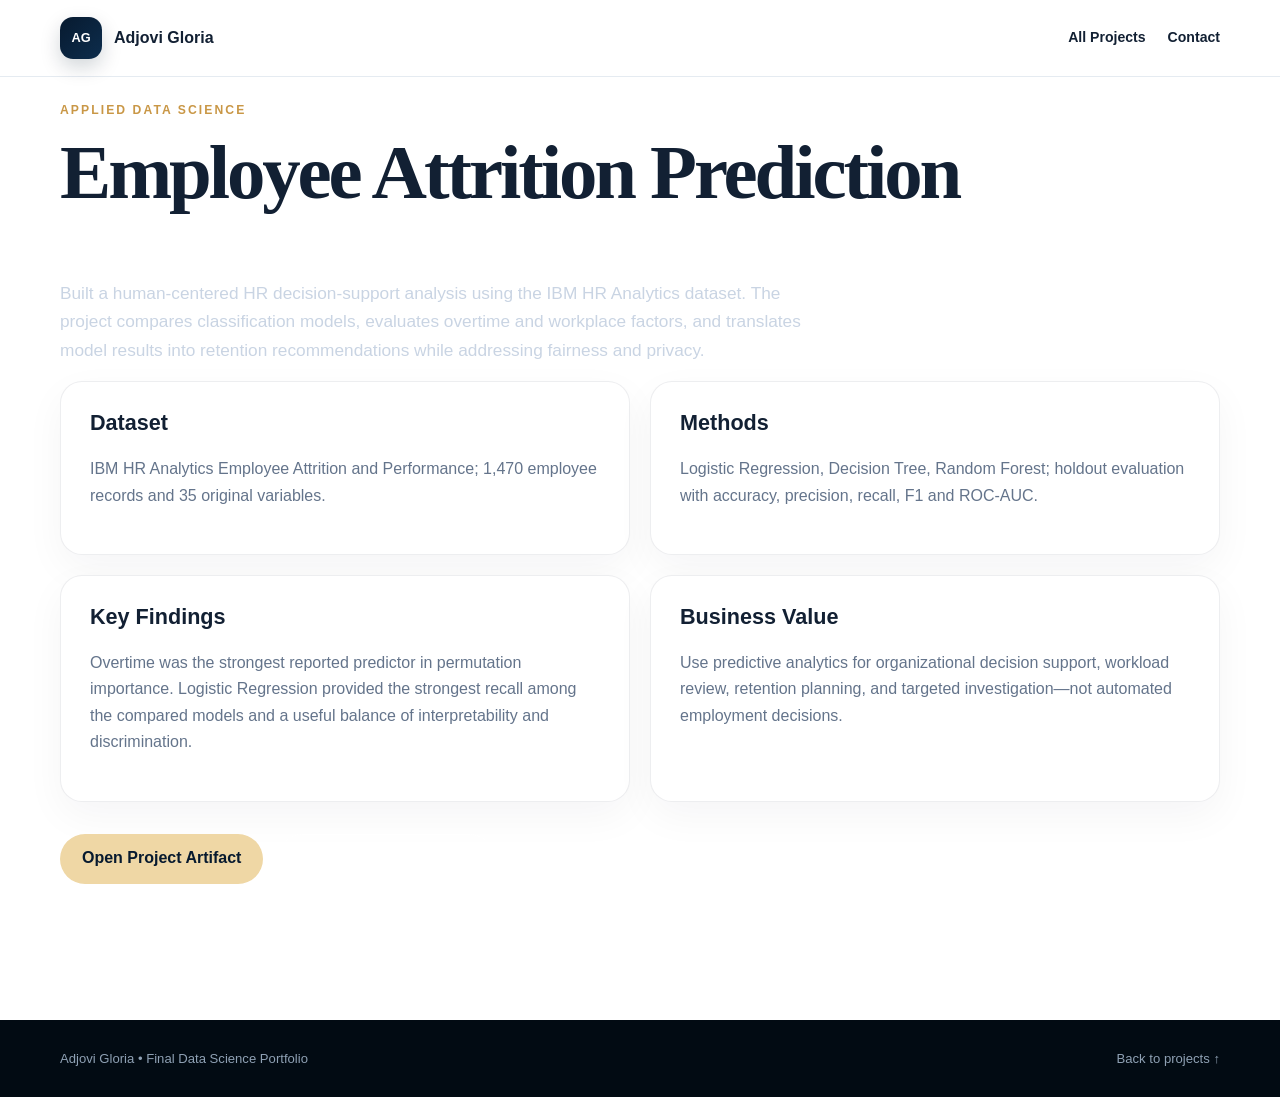
<file: projects/01-employee-attrition/index.html>
<!DOCTYPE html><html lang="en"><head><meta charset="UTF-8"><meta name="viewport" content="width=device-width,initial-scale=1"><title>Employee Attrition Prediction | Adjovi Gloria</title><link rel="stylesheet" href="../../style.css"></head><body><header class="site-header"><nav class="nav container"><a class="brand" href="../../index.html"><span class="brand-mark">AG</span><span>Adjovi Gloria</span></a><div class="nav-links"><a href="../../index.html#projects">All Projects</a><a href="../../index.html#contact">Contact</a></div></nav></header><main><section class="section"><div class="container"><p class="eyebrow">APPLIED DATA SCIENCE</p><h1>Employee Attrition Prediction</h1><p class="hero-text">Built a human-centered HR decision-support analysis using the IBM HR Analytics dataset. The project compares classification models, evaluates overtime and workplace factors, and translates model results into retention recommendations while addressing fairness and privacy.</p><div class="skills-grid"><article class="skill-card"><h3>Dataset</h3><p>IBM HR Analytics Employee Attrition and Performance; 1,470 employee records and 35 original variables.</p></article><article class="skill-card"><h3>Methods</h3><p>Logistic Regression, Decision Tree, Random Forest; holdout evaluation with accuracy, precision, recall, F1 and ROC-AUC.</p></article><article class="skill-card"><h3>Key Findings</h3><p>Overtime was the strongest reported predictor in permutation importance. Logistic Regression provided the strongest recall among the compared models and a useful balance of interpretability and discrimination.</p></article><article class="skill-card"><h3>Business Value</h3><p>Use predictive analytics for organizational decision support, workload review, retention planning, and targeted investigation—not automated employment decisions.</p></article></div><div class="hero-actions" style="margin-top:2rem"><a class="button primary" href="employee-attrition-report.pdf">Open Project Artifact</a><a class="button secondary" href="README.md">Read Project README</a></div></div></section></main><footer><div class="container footer-content"><p>Adjovi Gloria • Final Data Science Portfolio</p><a href="../../index.html#projects">Back to projects ↑</a></div></footer></body></html>
</file>
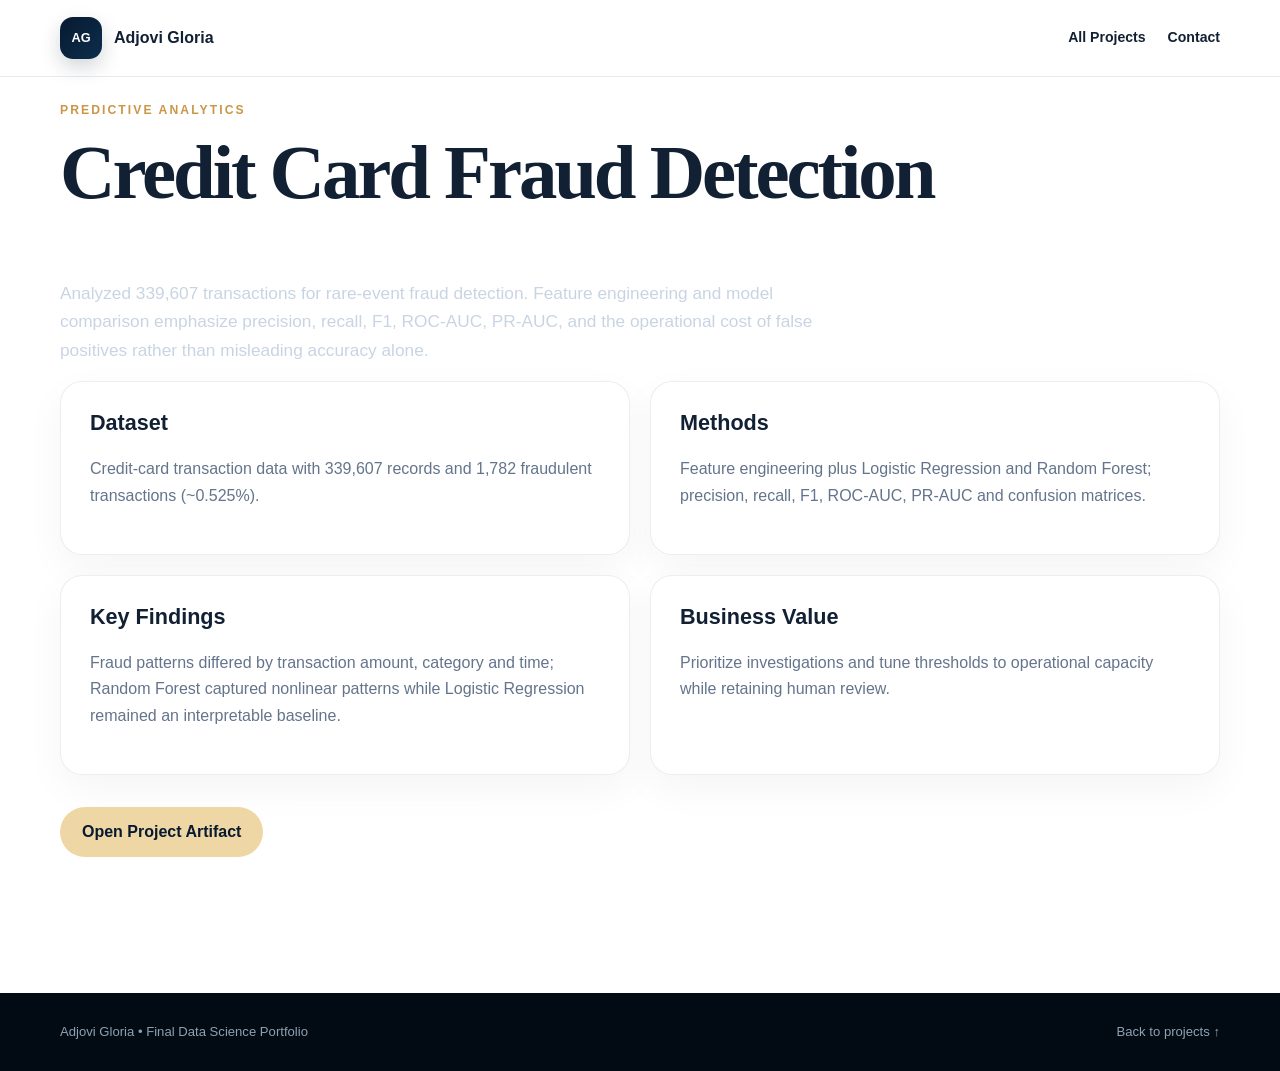
<file: projects/02-credit-card-fraud/index.html>
<!DOCTYPE html><html lang="en"><head><meta charset="UTF-8"><meta name="viewport" content="width=device-width,initial-scale=1"><title>Credit Card Fraud Detection | Adjovi Gloria</title><link rel="stylesheet" href="../../style.css"></head><body><header class="site-header"><nav class="nav container"><a class="brand" href="../../index.html"><span class="brand-mark">AG</span><span>Adjovi Gloria</span></a><div class="nav-links"><a href="../../index.html#projects">All Projects</a><a href="../../index.html#contact">Contact</a></div></nav></header><main><section class="section"><div class="container"><p class="eyebrow">PREDICTIVE ANALYTICS</p><h1>Credit Card Fraud Detection</h1><p class="hero-text">Analyzed 339,607 transactions for rare-event fraud detection. Feature engineering and model comparison emphasize precision, recall, F1, ROC-AUC, PR-AUC, and the operational cost of false positives rather than misleading accuracy alone.</p><div class="skills-grid"><article class="skill-card"><h3>Dataset</h3><p>Credit-card transaction data with 339,607 records and 1,782 fraudulent transactions (~0.525%).</p></article><article class="skill-card"><h3>Methods</h3><p>Feature engineering plus Logistic Regression and Random Forest; precision, recall, F1, ROC-AUC, PR-AUC and confusion matrices.</p></article><article class="skill-card"><h3>Key Findings</h3><p>Fraud patterns differed by transaction amount, category and time; Random Forest captured nonlinear patterns while Logistic Regression remained an interpretable baseline.</p></article><article class="skill-card"><h3>Business Value</h3><p>Prioritize investigations and tune thresholds to operational capacity while retaining human review.</p></article></div><div class="hero-actions" style="margin-top:2rem"><a class="button primary" href="fraud-detection.ipynb">Open Project Artifact</a><a class="button secondary" href="README.md">Read Project README</a></div></div></section></main><footer><div class="container footer-content"><p>Adjovi Gloria • Final Data Science Portfolio</p><a href="../../index.html#projects">Back to projects ↑</a></div></footer></body></html>
</file>
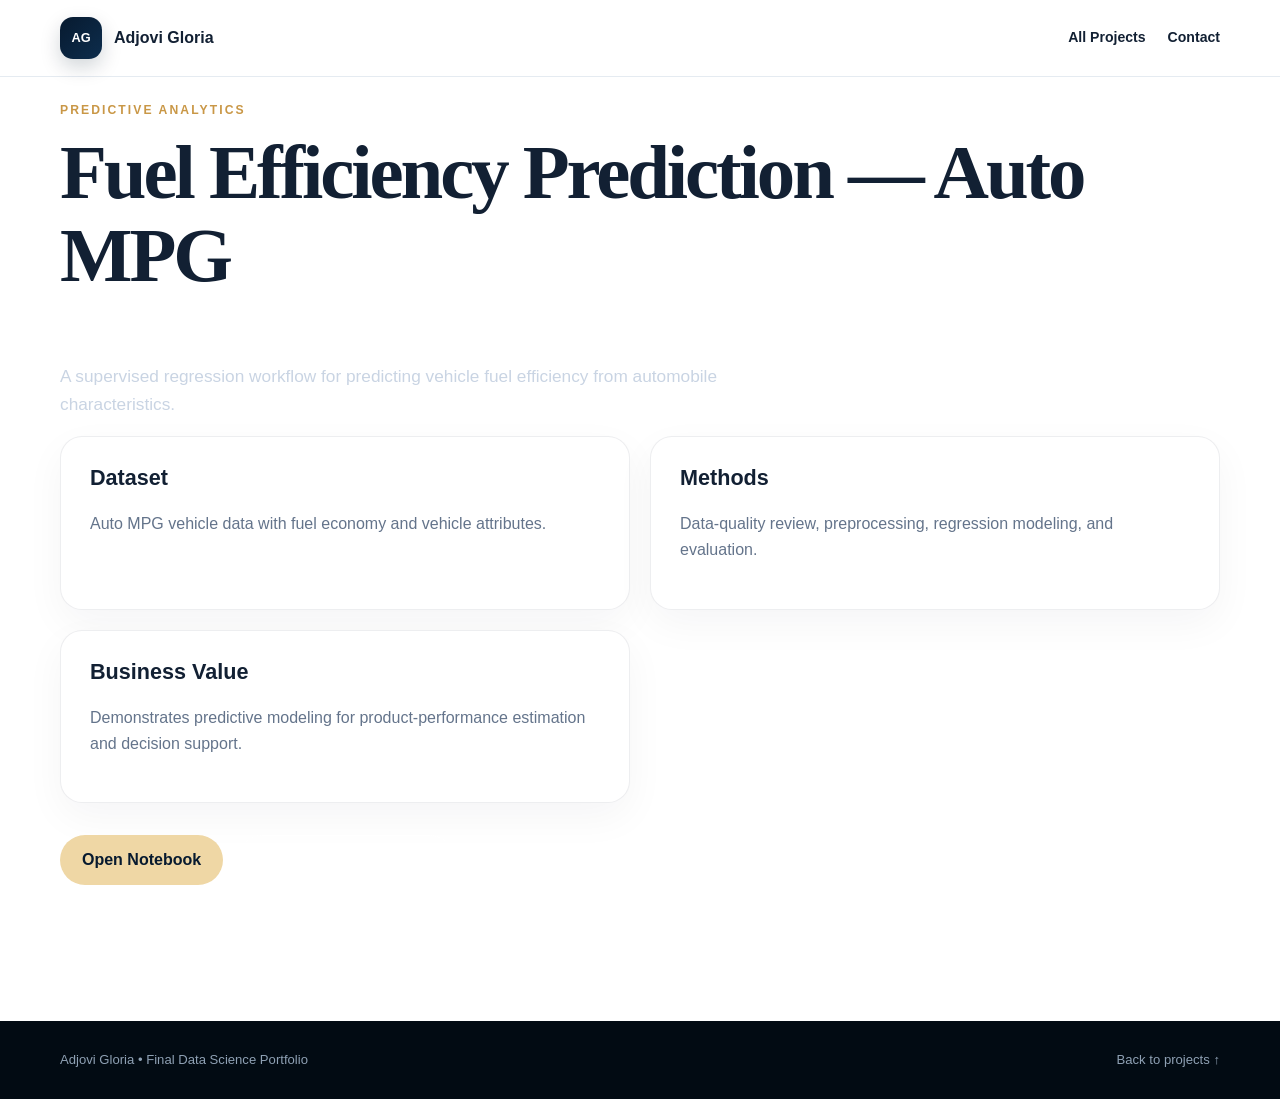
<file: projects/03-fuel-efficiency/index.html>
<!DOCTYPE html><html lang="en"><head><meta charset="UTF-8"><meta name="viewport" content="width=device-width,initial-scale=1"><title>Fuel Efficiency Prediction | Adjovi Gloria</title><link rel="stylesheet" href="../../style.css"></head><body><header class="site-header"><nav class="nav container"><a class="brand" href="../../index.html"><span class="brand-mark">AG</span><span>Adjovi Gloria</span></a><div class="nav-links"><a href="../../index.html#projects">All Projects</a><a href="../../index.html#contact">Contact</a></div></nav></header><main><section class="section"><div class="container"><p class="eyebrow">PREDICTIVE ANALYTICS</p><h1>Fuel Efficiency Prediction — Auto MPG</h1><p class="hero-text">A supervised regression workflow for predicting vehicle fuel efficiency from automobile characteristics.</p><div class="skills-grid"><article class="skill-card"><h3>Dataset</h3><p>Auto MPG vehicle data with fuel economy and vehicle attributes.</p></article><article class="skill-card"><h3>Methods</h3><p>Data-quality review, preprocessing, regression modeling, and evaluation.</p></article><article class="skill-card"><h3>Business Value</h3><p>Demonstrates predictive modeling for product-performance estimation and decision support.</p></article></div><div class="hero-actions" style="margin-top:2rem"><a class="button primary" href="fuel-efficiency.ipynb">Open Notebook</a><a class="button secondary" href="README.md">Read Project README</a></div></div></section></main><footer><div class="container footer-content"><p>Adjovi Gloria • Final Data Science Portfolio</p><a href="../../index.html#projects">Back to projects ↑</a></div></footer></body></html>
</file>
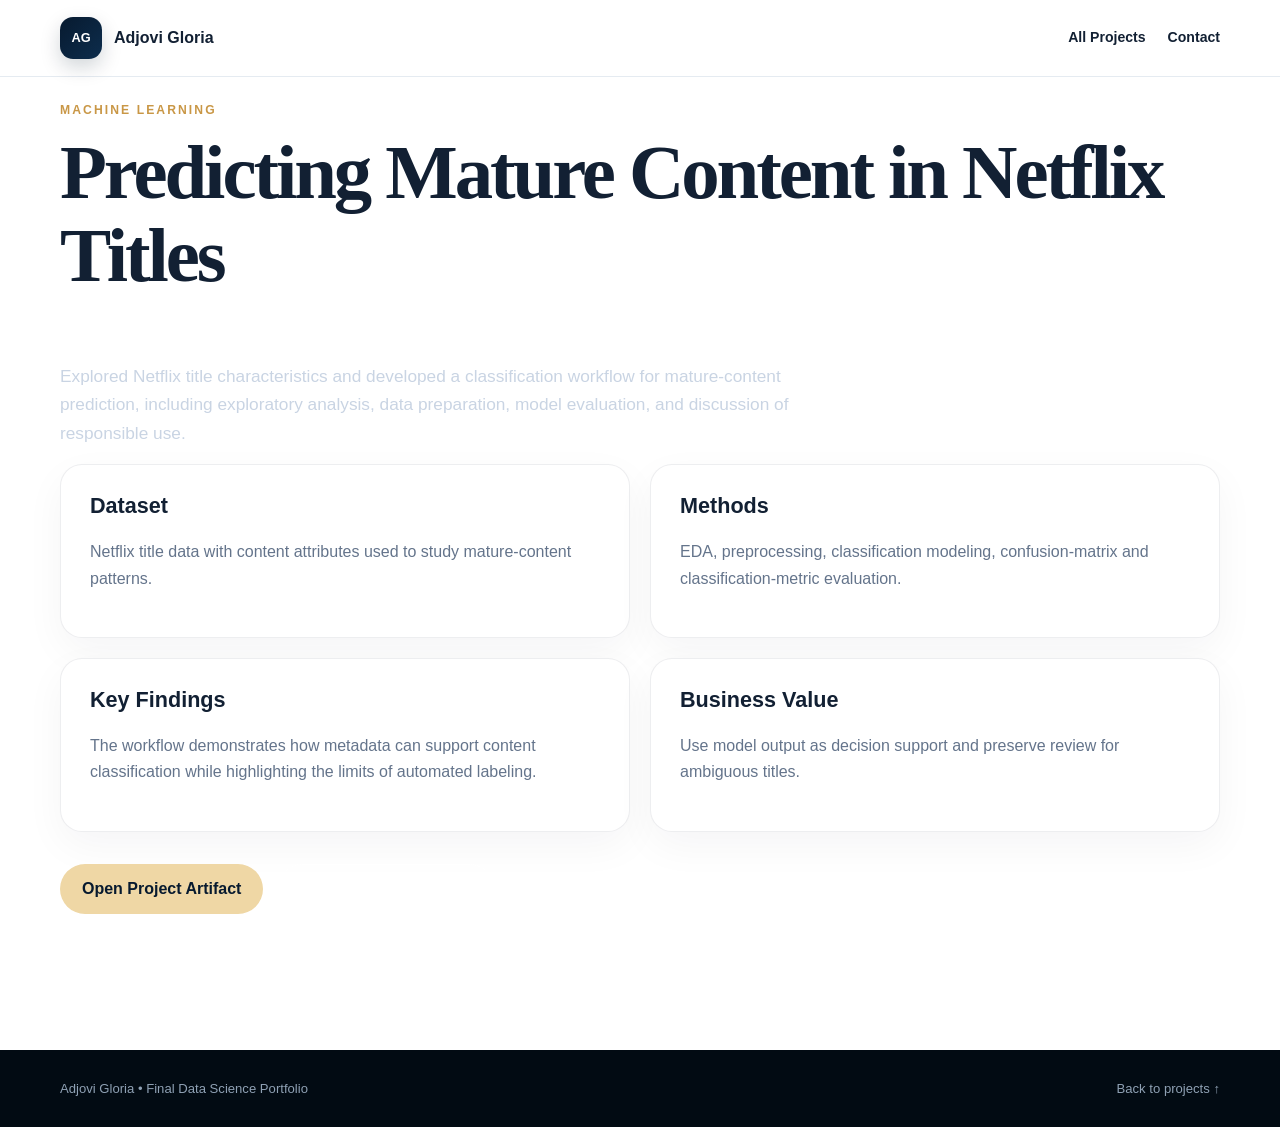
<file: projects/04-netflix-content/index.html>
<!DOCTYPE html><html lang="en"><head><meta charset="UTF-8"><meta name="viewport" content="width=device-width,initial-scale=1"><title>Predicting Mature Content in Netflix Titles | Adjovi Gloria</title><link rel="stylesheet" href="../../style.css"></head><body><header class="site-header"><nav class="nav container"><a class="brand" href="../../index.html"><span class="brand-mark">AG</span><span>Adjovi Gloria</span></a><div class="nav-links"><a href="../../index.html#projects">All Projects</a><a href="../../index.html#contact">Contact</a></div></nav></header><main><section class="section"><div class="container"><p class="eyebrow">MACHINE LEARNING</p><h1>Predicting Mature Content in Netflix Titles</h1><p class="hero-text">Explored Netflix title characteristics and developed a classification workflow for mature-content prediction, including exploratory analysis, data preparation, model evaluation, and discussion of responsible use.</p><div class="skills-grid"><article class="skill-card"><h3>Dataset</h3><p>Netflix title data with content attributes used to study mature-content patterns.</p></article><article class="skill-card"><h3>Methods</h3><p>EDA, preprocessing, classification modeling, confusion-matrix and classification-metric evaluation.</p></article><article class="skill-card"><h3>Key Findings</h3><p>The workflow demonstrates how metadata can support content classification while highlighting the limits of automated labeling.</p></article><article class="skill-card"><h3>Business Value</h3><p>Use model output as decision support and preserve review for ambiguous titles.</p></article></div><div class="hero-actions" style="margin-top:2rem"><a class="button primary" href="netflix-content.ipynb">Open Project Artifact</a><a class="button secondary" href="README.md">Read Project README</a></div></div></section></main><footer><div class="container footer-content"><p>Adjovi Gloria • Final Data Science Portfolio</p><a href="../../index.html#projects">Back to projects ↑</a></div></footer></body></html>
</file>
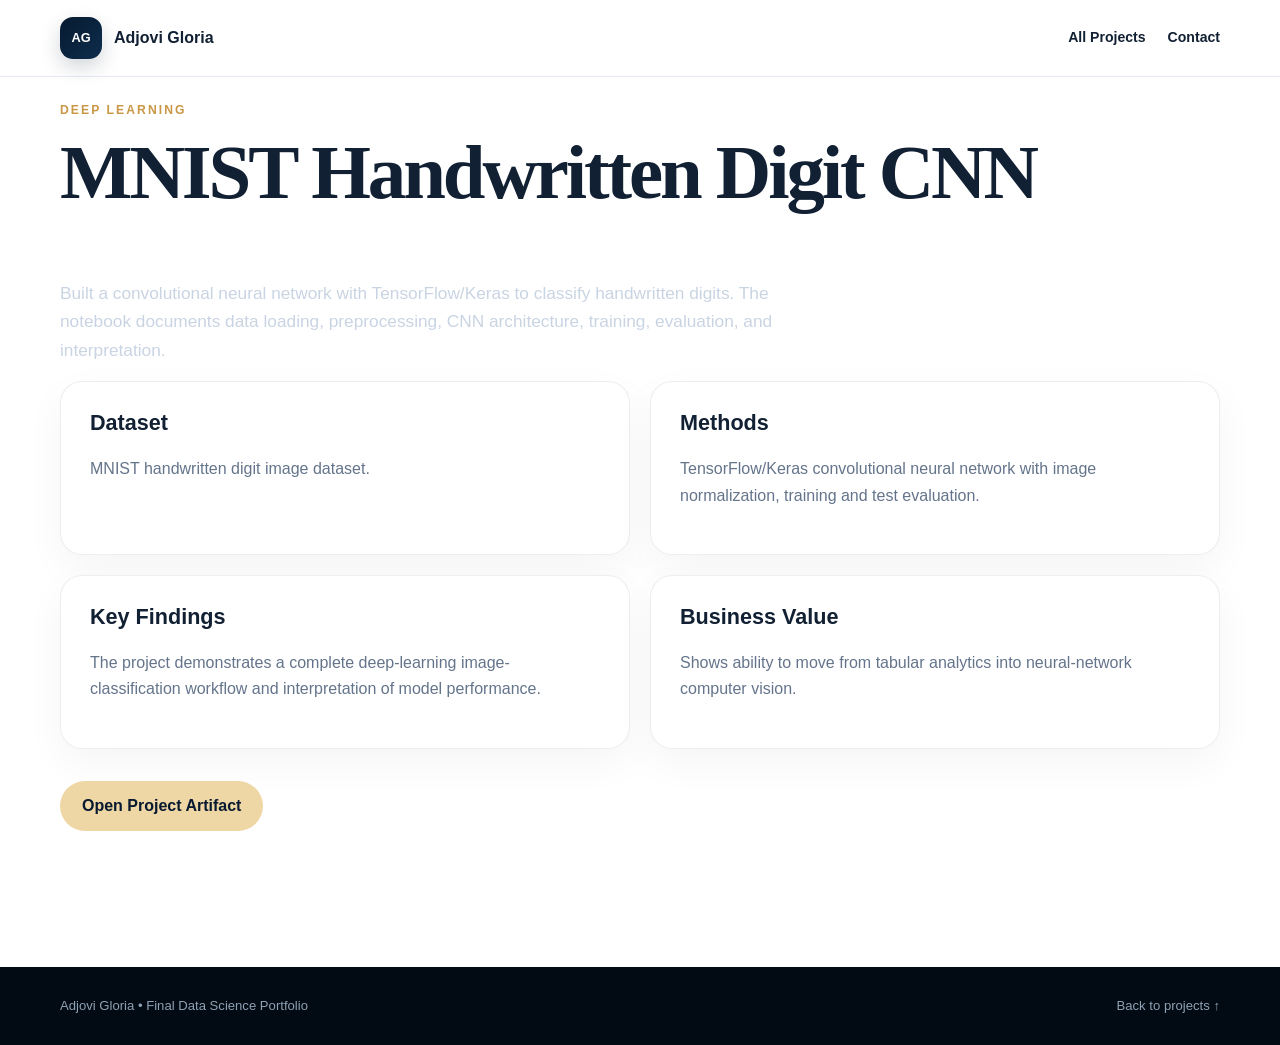
<file: projects/05-mnist-cnn/index.html>
<!DOCTYPE html><html lang="en"><head><meta charset="UTF-8"><meta name="viewport" content="width=device-width,initial-scale=1"><title>MNIST Handwritten Digit CNN | Adjovi Gloria</title><link rel="stylesheet" href="../../style.css"></head><body><header class="site-header"><nav class="nav container"><a class="brand" href="../../index.html"><span class="brand-mark">AG</span><span>Adjovi Gloria</span></a><div class="nav-links"><a href="../../index.html#projects">All Projects</a><a href="../../index.html#contact">Contact</a></div></nav></header><main><section class="section"><div class="container"><p class="eyebrow">DEEP LEARNING</p><h1>MNIST Handwritten Digit CNN</h1><p class="hero-text">Built a convolutional neural network with TensorFlow/Keras to classify handwritten digits. The notebook documents data loading, preprocessing, CNN architecture, training, evaluation, and interpretation.</p><div class="skills-grid"><article class="skill-card"><h3>Dataset</h3><p>MNIST handwritten digit image dataset.</p></article><article class="skill-card"><h3>Methods</h3><p>TensorFlow/Keras convolutional neural network with image normalization, training and test evaluation.</p></article><article class="skill-card"><h3>Key Findings</h3><p>The project demonstrates a complete deep-learning image-classification workflow and interpretation of model performance.</p></article><article class="skill-card"><h3>Business Value</h3><p>Shows ability to move from tabular analytics into neural-network computer vision.</p></article></div><div class="hero-actions" style="margin-top:2rem"><a class="button primary" href="mnist-cnn.ipynb">Open Project Artifact</a><a class="button secondary" href="README.md">Read Project README</a></div></div></section></main><footer><div class="container footer-content"><p>Adjovi Gloria • Final Data Science Portfolio</p><a href="../../index.html#projects">Back to projects ↑</a></div></footer></body></html>
</file>
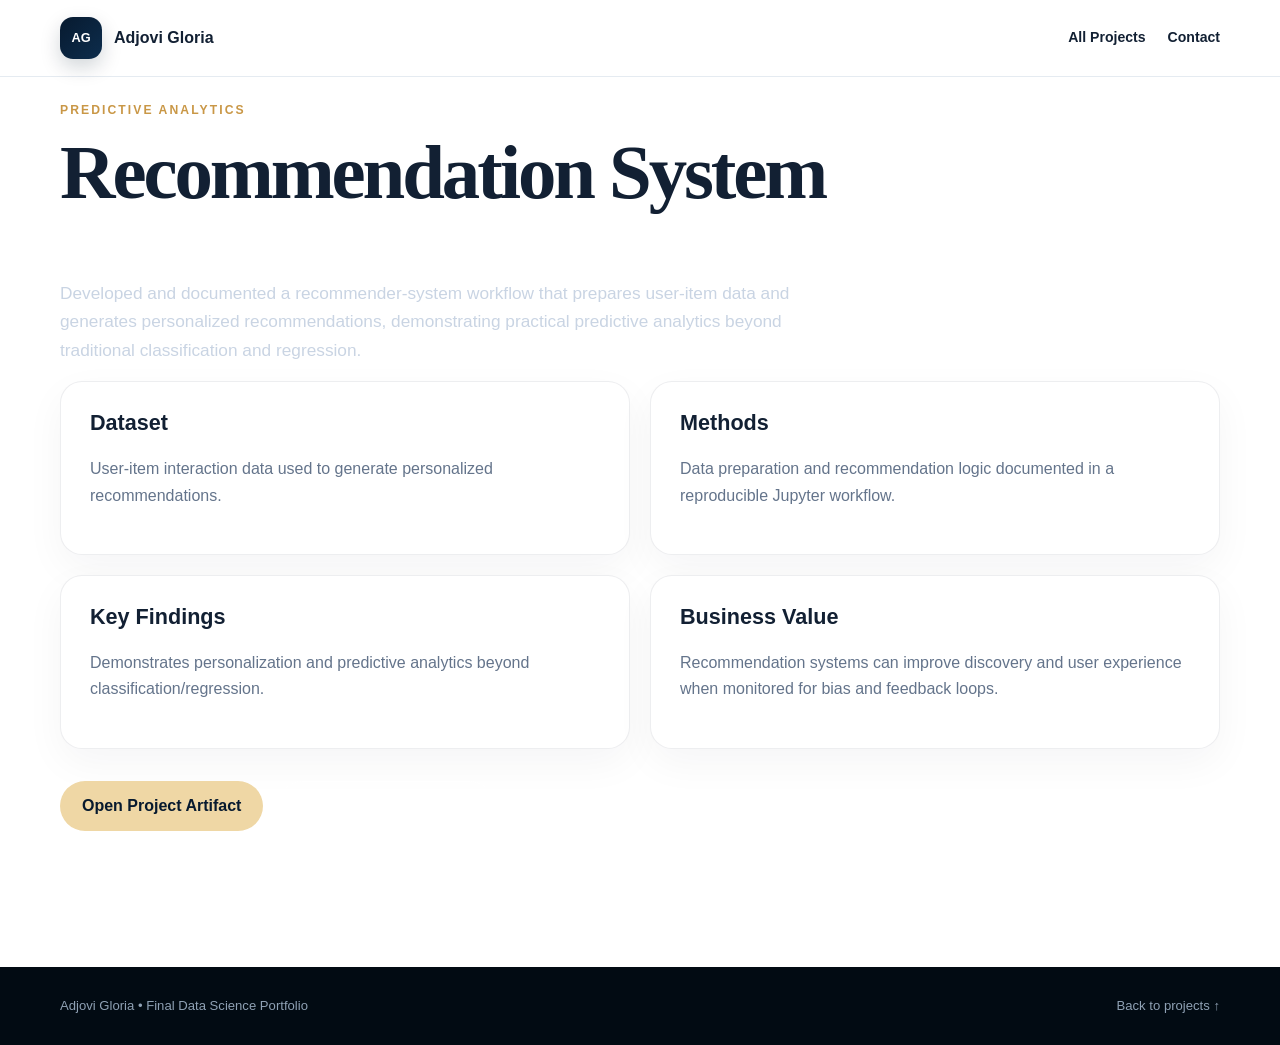
<file: projects/06-recommender-system/index.html>
<!DOCTYPE html><html lang="en"><head><meta charset="UTF-8"><meta name="viewport" content="width=device-width,initial-scale=1"><title>Recommendation System | Adjovi Gloria</title><link rel="stylesheet" href="../../style.css"></head><body><header class="site-header"><nav class="nav container"><a class="brand" href="../../index.html"><span class="brand-mark">AG</span><span>Adjovi Gloria</span></a><div class="nav-links"><a href="../../index.html#projects">All Projects</a><a href="../../index.html#contact">Contact</a></div></nav></header><main><section class="section"><div class="container"><p class="eyebrow">PREDICTIVE ANALYTICS</p><h1>Recommendation System</h1><p class="hero-text">Developed and documented a recommender-system workflow that prepares user-item data and generates personalized recommendations, demonstrating practical predictive analytics beyond traditional classification and regression.</p><div class="skills-grid"><article class="skill-card"><h3>Dataset</h3><p>User-item interaction data used to generate personalized recommendations.</p></article><article class="skill-card"><h3>Methods</h3><p>Data preparation and recommendation logic documented in a reproducible Jupyter workflow.</p></article><article class="skill-card"><h3>Key Findings</h3><p>Demonstrates personalization and predictive analytics beyond classification/regression.</p></article><article class="skill-card"><h3>Business Value</h3><p>Recommendation systems can improve discovery and user experience when monitored for bias and feedback loops.</p></article></div><div class="hero-actions" style="margin-top:2rem"><a class="button primary" href="recommender-system.ipynb">Open Project Artifact</a><a class="button secondary" href="README.md">Read Project README</a></div></div></section></main><footer><div class="container footer-content"><p>Adjovi Gloria • Final Data Science Portfolio</p><a href="../../index.html#projects">Back to projects ↑</a></div></footer></body></html>
</file>
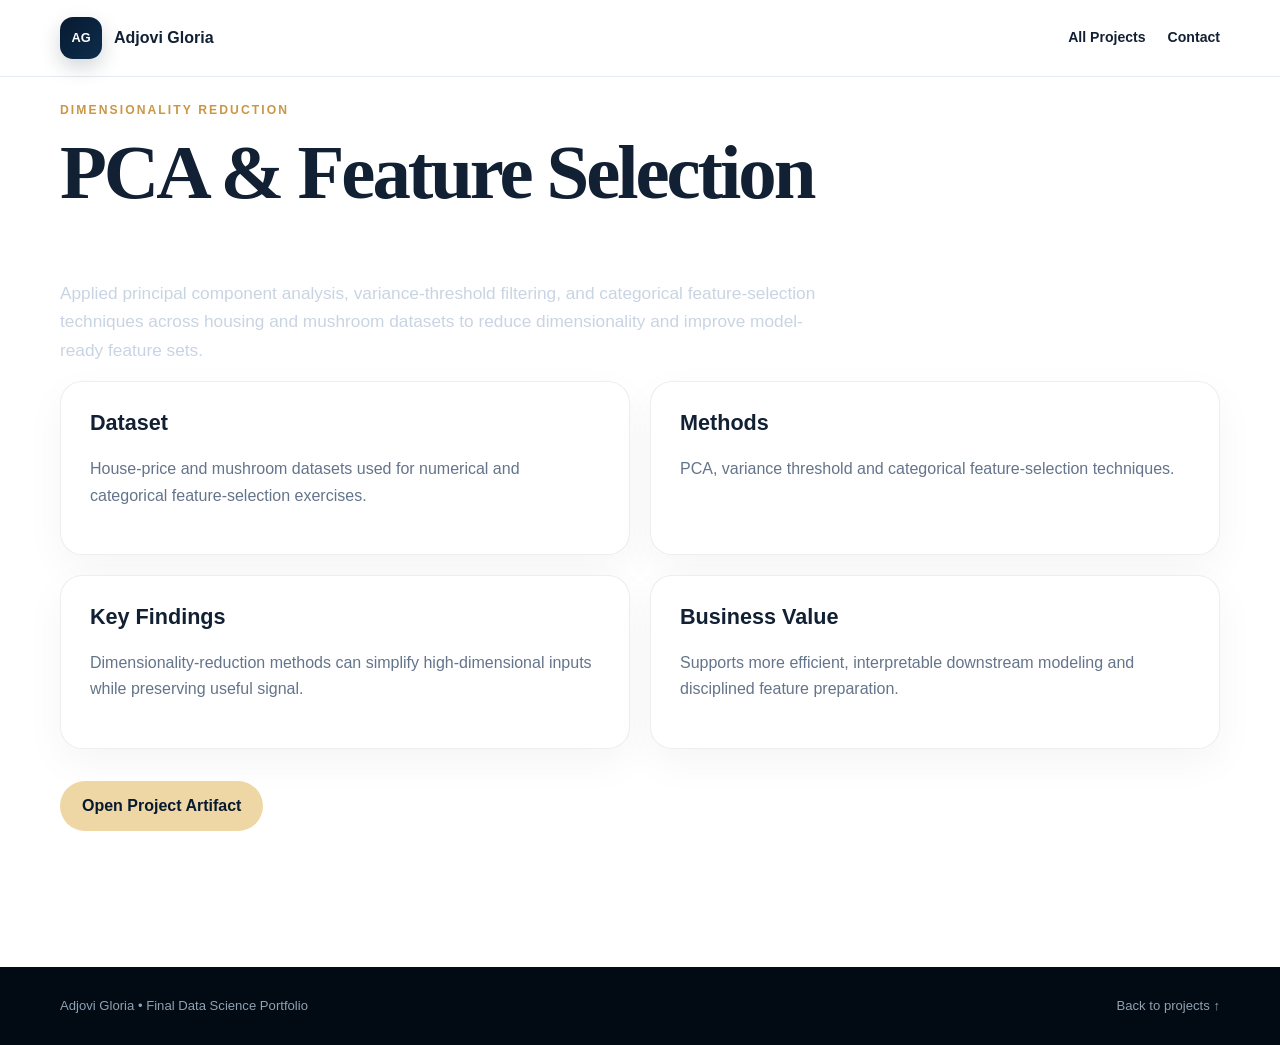
<file: projects/07-pca-feature-selection/index.html>
<!DOCTYPE html><html lang="en"><head><meta charset="UTF-8"><meta name="viewport" content="width=device-width,initial-scale=1"><title>PCA & Feature Selection | Adjovi Gloria</title><link rel="stylesheet" href="../../style.css"></head><body><header class="site-header"><nav class="nav container"><a class="brand" href="../../index.html"><span class="brand-mark">AG</span><span>Adjovi Gloria</span></a><div class="nav-links"><a href="../../index.html#projects">All Projects</a><a href="../../index.html#contact">Contact</a></div></nav></header><main><section class="section"><div class="container"><p class="eyebrow">DIMENSIONALITY REDUCTION</p><h1>PCA & Feature Selection</h1><p class="hero-text">Applied principal component analysis, variance-threshold filtering, and categorical feature-selection techniques across housing and mushroom datasets to reduce dimensionality and improve model-ready feature sets.</p><div class="skills-grid"><article class="skill-card"><h3>Dataset</h3><p>House-price and mushroom datasets used for numerical and categorical feature-selection exercises.</p></article><article class="skill-card"><h3>Methods</h3><p>PCA, variance threshold and categorical feature-selection techniques.</p></article><article class="skill-card"><h3>Key Findings</h3><p>Dimensionality-reduction methods can simplify high-dimensional inputs while preserving useful signal.</p></article><article class="skill-card"><h3>Business Value</h3><p>Supports more efficient, interpretable downstream modeling and disciplined feature preparation.</p></article></div><div class="hero-actions" style="margin-top:2rem"><a class="button primary" href="pca-feature-selection.ipynb">Open Project Artifact</a><a class="button secondary" href="README.md">Read Project README</a></div></div></section></main><footer><div class="container footer-content"><p>Adjovi Gloria • Final Data Science Portfolio</p><a href="../../index.html#projects">Back to projects ↑</a></div></footer></body></html>
</file>
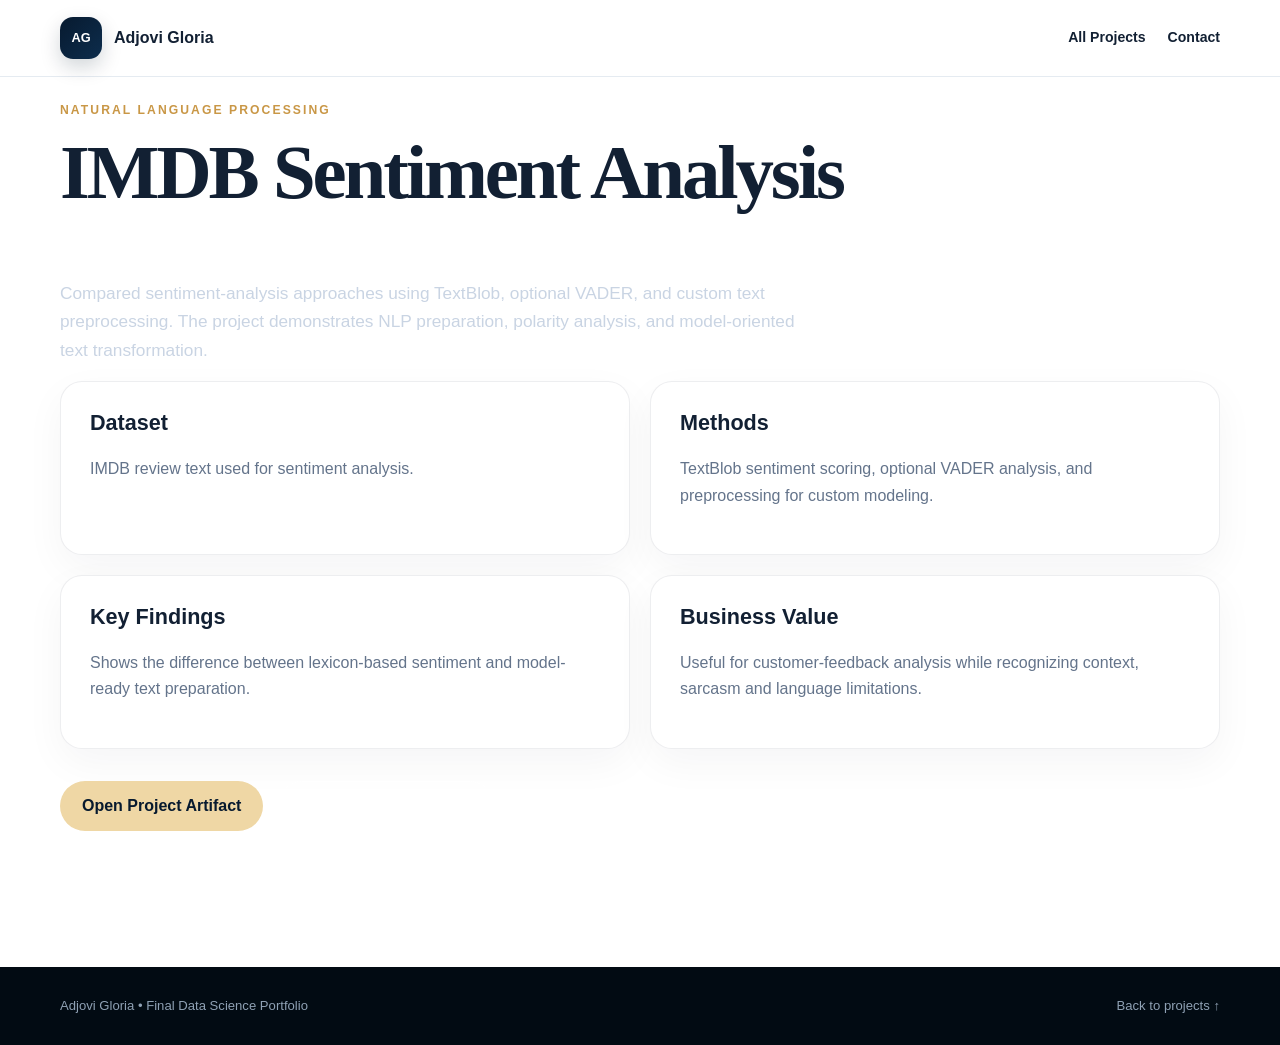
<file: projects/08-imdb-sentiment/index.html>
<!DOCTYPE html><html lang="en"><head><meta charset="UTF-8"><meta name="viewport" content="width=device-width,initial-scale=1"><title>IMDB Sentiment Analysis | Adjovi Gloria</title><link rel="stylesheet" href="../../style.css"></head><body><header class="site-header"><nav class="nav container"><a class="brand" href="../../index.html"><span class="brand-mark">AG</span><span>Adjovi Gloria</span></a><div class="nav-links"><a href="../../index.html#projects">All Projects</a><a href="../../index.html#contact">Contact</a></div></nav></header><main><section class="section"><div class="container"><p class="eyebrow">NATURAL LANGUAGE PROCESSING</p><h1>IMDB Sentiment Analysis</h1><p class="hero-text">Compared sentiment-analysis approaches using TextBlob, optional VADER, and custom text preprocessing. The project demonstrates NLP preparation, polarity analysis, and model-oriented text transformation.</p><div class="skills-grid"><article class="skill-card"><h3>Dataset</h3><p>IMDB review text used for sentiment analysis.</p></article><article class="skill-card"><h3>Methods</h3><p>TextBlob sentiment scoring, optional VADER analysis, and preprocessing for custom modeling.</p></article><article class="skill-card"><h3>Key Findings</h3><p>Shows the difference between lexicon-based sentiment and model-ready text preparation.</p></article><article class="skill-card"><h3>Business Value</h3><p>Useful for customer-feedback analysis while recognizing context, sarcasm and language limitations.</p></article></div><div class="hero-actions" style="margin-top:2rem"><a class="button primary" href="imdb-sentiment.ipynb">Open Project Artifact</a><a class="button secondary" href="README.md">Read Project README</a></div></div></section></main><footer><div class="container footer-content"><p>Adjovi Gloria • Final Data Science Portfolio</p><a href="../../index.html#projects">Back to projects ↑</a></div></footer></body></html>
</file>
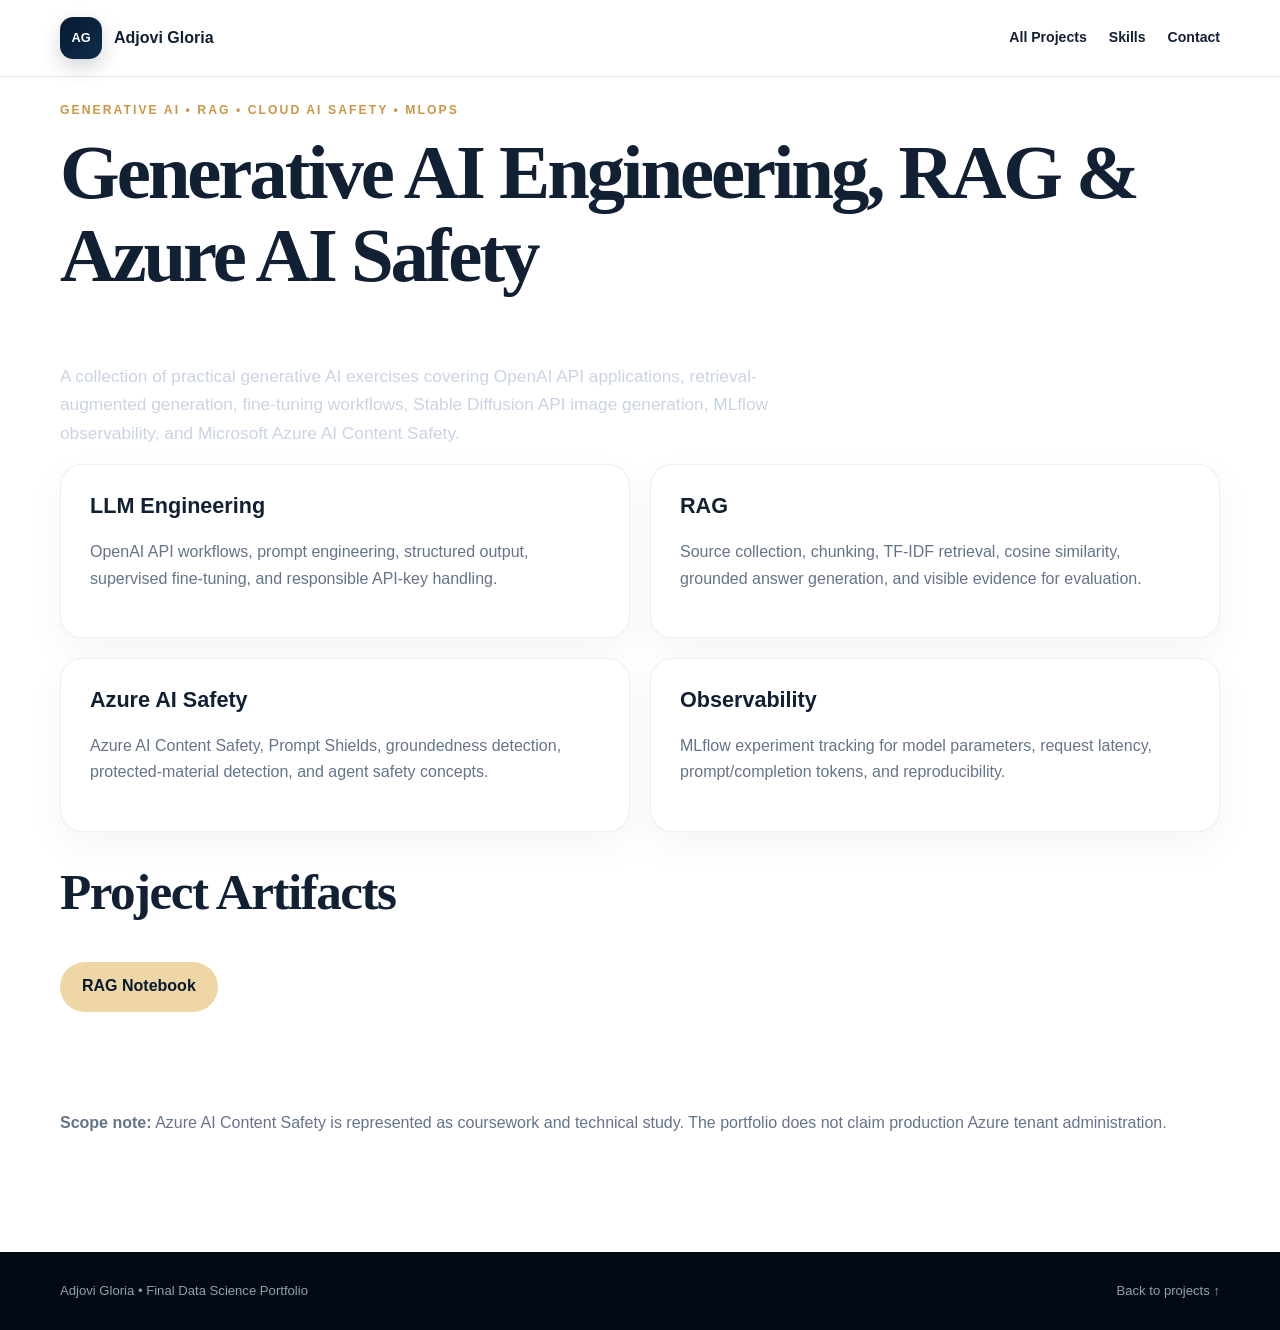
<file: projects/09-generative-ai-azure/index.html>
<!DOCTYPE html><html lang="en"><head><meta charset="UTF-8"><meta name="viewport" content="width=device-width,initial-scale=1"><title>Generative AI Engineering, RAG & Azure AI Safety | Adjovi Gloria</title><link rel="stylesheet" href="../../style.css"></head><body><header class="site-header"><nav class="nav container"><a class="brand" href="../../index.html"><span class="brand-mark">AG</span><span>Adjovi Gloria</span></a><div class="nav-links"><a href="../../index.html#projects">All Projects</a><a href="../../index.html#skills">Skills</a><a href="../../index.html#contact">Contact</a></div></nav></header><main><section class="section"><div class="container"><p class="eyebrow">GENERATIVE AI • RAG • CLOUD AI SAFETY • MLOPS</p><h1>Generative AI Engineering, RAG & Azure AI Safety</h1><p class="hero-text">A collection of practical generative AI exercises covering OpenAI API applications, retrieval-augmented generation, fine-tuning workflows, Stable Diffusion API image generation, MLflow observability, and Microsoft Azure AI Content Safety.</p><div class="skills-grid"><article class="skill-card"><h3>LLM Engineering</h3><p>OpenAI API workflows, prompt engineering, structured output, supervised fine-tuning, and responsible API-key handling.</p></article><article class="skill-card"><h3>RAG</h3><p>Source collection, chunking, TF-IDF retrieval, cosine similarity, grounded answer generation, and visible evidence for evaluation.</p></article><article class="skill-card"><h3>Azure AI Safety</h3><p>Azure AI Content Safety, Prompt Shields, groundedness detection, protected-material detection, and agent safety concepts.</p></article><article class="skill-card"><h3>Observability</h3><p>MLflow experiment tracking for model parameters, request latency, prompt/completion tokens, and reproducibility.</p></article></div><h2 style="margin-top:2rem">Project Artifacts</h2><div class="hero-actions" style="margin-top:1rem;display:flex;flex-wrap:wrap;gap:.75rem"><a class="button primary" href="rag-wikipedia-chat.ipynb">RAG Notebook</a><a class="button secondary" href="openai-api-prompt-workflows.ipynb">OpenAI API</a><a class="button secondary" href="openai-fine-tuning.ipynb">Fine-Tuning</a><a class="button secondary" href="mlflow-genai-observability.ipynb">MLflow</a><a class="button secondary" href="stable-diffusion-api.ipynb">Stable Diffusion</a><a class="button secondary" href="azure-ai-content-safety.pdf">Azure AI Safety Paper</a><a class="button secondary" href="rag-childcare-assistant-design.pdf">RAG Assistant Design</a></div><p style="margin-top:2rem"><strong>Scope note:</strong> Azure AI Content Safety is represented as coursework and technical study. The portfolio does not claim production Azure tenant administration.</p></div></section></main><footer><div class="container footer-content"><p>Adjovi Gloria • Final Data Science Portfolio</p><a href="../../index.html#projects">Back to projects ↑</a></div></footer></body></html>
</file>
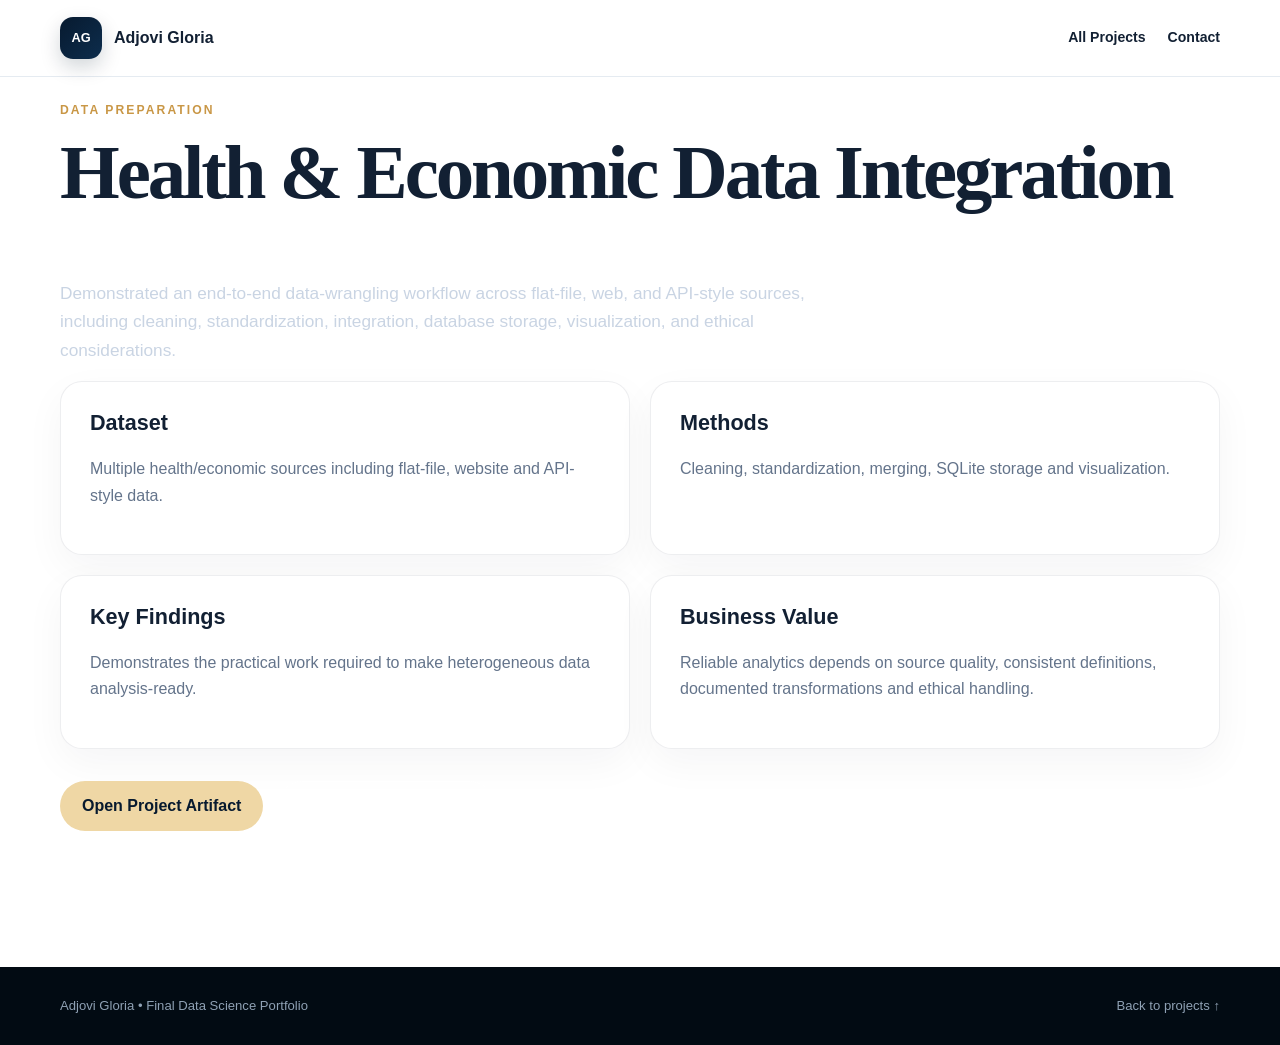
<file: projects/10-health-economic-integration/index.html>
<!DOCTYPE html><html lang="en"><head><meta charset="UTF-8"><meta name="viewport" content="width=device-width,initial-scale=1"><title>Health & Economic Data Integration | Adjovi Gloria</title><link rel="stylesheet" href="../../style.css"></head><body><header class="site-header"><nav class="nav container"><a class="brand" href="../../index.html"><span class="brand-mark">AG</span><span>Adjovi Gloria</span></a><div class="nav-links"><a href="../../index.html#projects">All Projects</a><a href="../../index.html#contact">Contact</a></div></nav></header><main><section class="section"><div class="container"><p class="eyebrow">DATA PREPARATION</p><h1>Health & Economic Data Integration</h1><p class="hero-text">Demonstrated an end-to-end data-wrangling workflow across flat-file, web, and API-style sources, including cleaning, standardization, integration, database storage, visualization, and ethical considerations.</p><div class="skills-grid"><article class="skill-card"><h3>Dataset</h3><p>Multiple health/economic sources including flat-file, website and API-style data.</p></article><article class="skill-card"><h3>Methods</h3><p>Cleaning, standardization, merging, SQLite storage and visualization.</p></article><article class="skill-card"><h3>Key Findings</h3><p>Demonstrates the practical work required to make heterogeneous data analysis-ready.</p></article><article class="skill-card"><h3>Business Value</h3><p>Reliable analytics depends on source quality, consistent definitions, documented transformations and ethical handling.</p></article></div><div class="hero-actions" style="margin-top:2rem"><a class="button primary" href="health-economic-integration.ipynb">Open Project Artifact</a><a class="button secondary" href="README.md">Read Project README</a></div></div></section></main><footer><div class="container footer-content"><p>Adjovi Gloria • Final Data Science Portfolio</p><a href="../../index.html#projects">Back to projects ↑</a></div></footer></body></html>
</file>
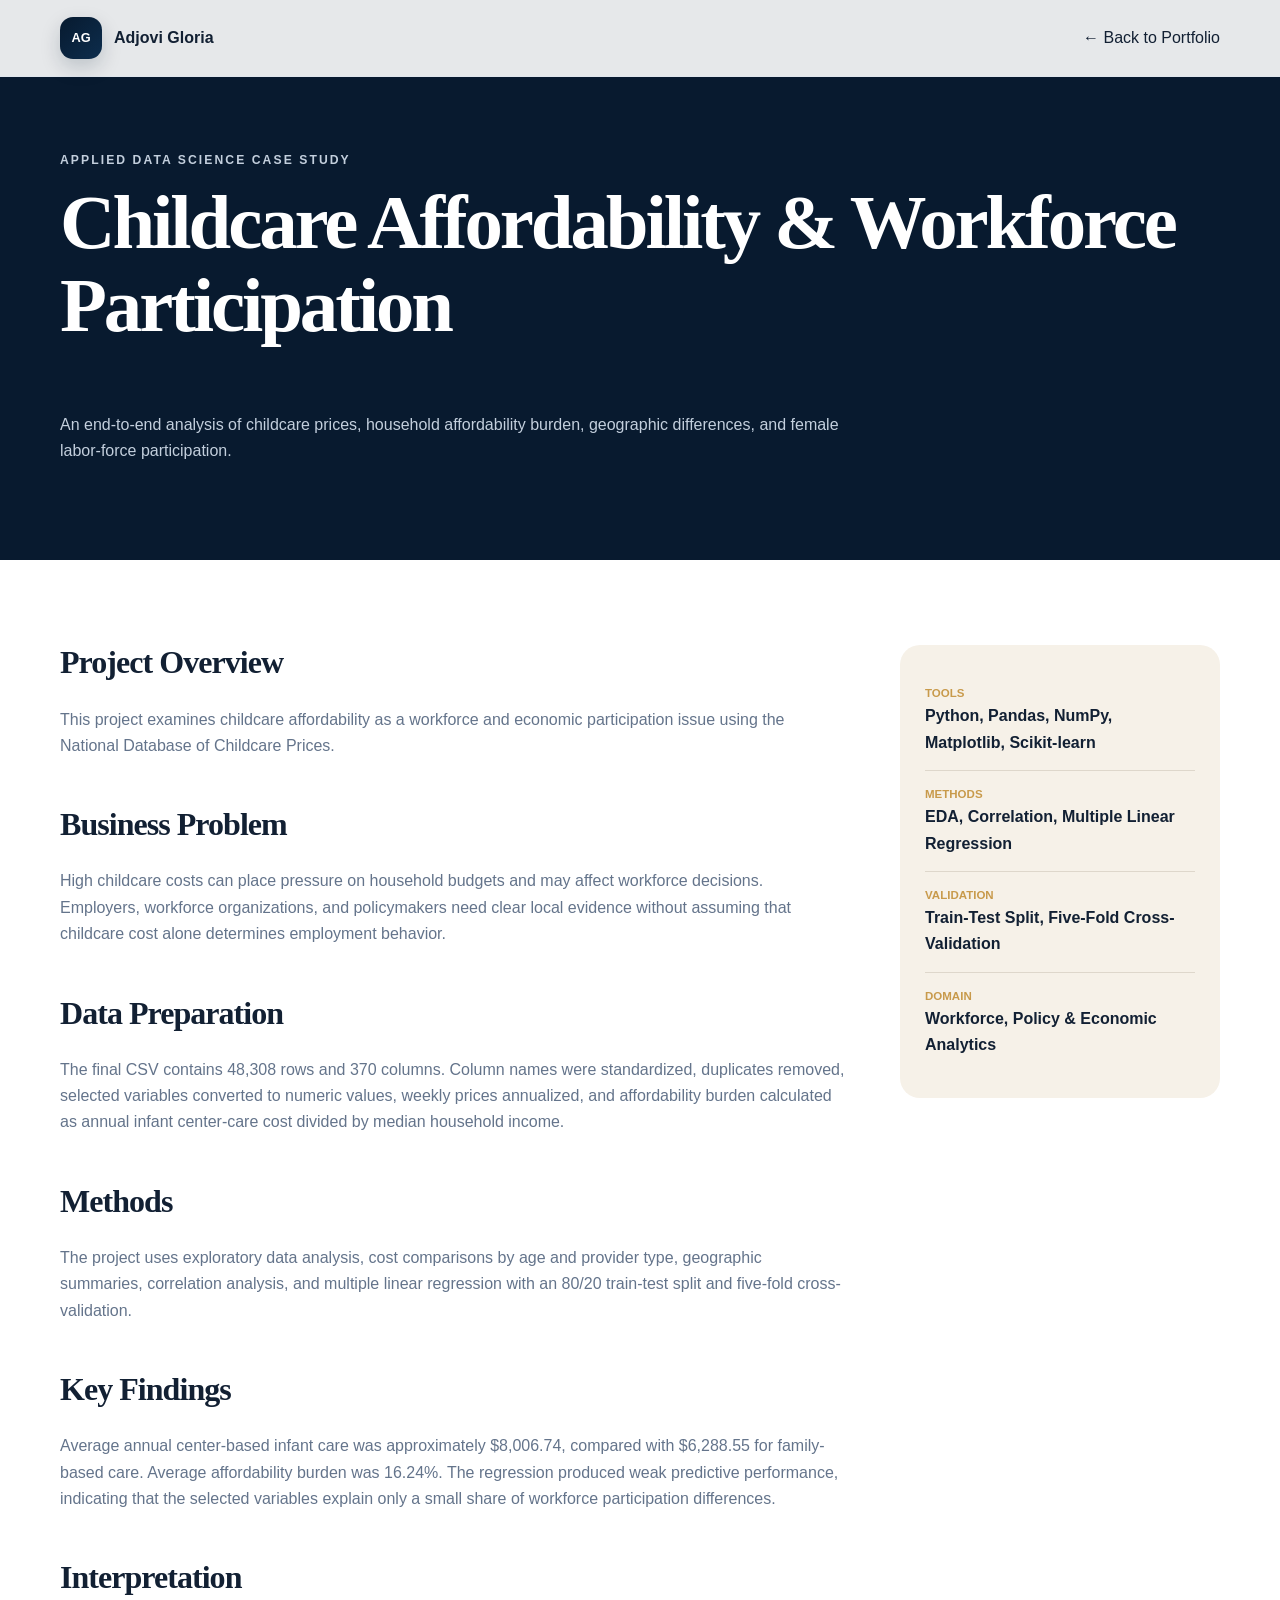
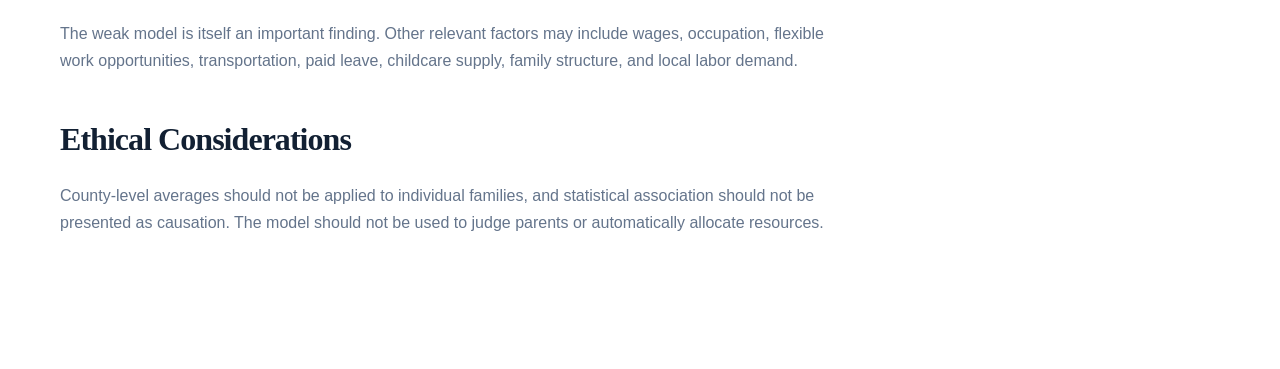
<file: projects/childcare-affordability.html>
<!DOCTYPE html>
<html lang="en">
<head>
  <meta charset="UTF-8"><meta name="viewport" content="width=device-width, initial-scale=1.0">
  <title>Childcare Affordability Analysis | Adjovi Gloria</title>
  <link rel="stylesheet" href="../style.css">
  <style>
    .case-hero{padding:150px 0 80px;background:#081a2f;color:white}.case-hero h1{font-size:clamp(2.7rem,6vw,5rem)}
    .case-hero p{color:#c3cfdd;max-width:800px}.case-body{padding:85px 0}.case-grid{display:grid;grid-template-columns:1fr 320px;gap:55px}
    .case-main section{margin-bottom:48px}.case-main h2{font-size:2rem}.case-aside{position:sticky;top:105px;height:max-content;padding:25px;background:#f6f1e8;border-radius:20px}
    .case-aside div{padding:14px 0;border-bottom:1px solid #ded7cb}.case-aside div:last-child{border:0}.case-aside span{display:block;color:#c89a4b;font-size:.72rem;font-weight:800;text-transform:uppercase}
    @media(max-width:850px){.case-grid{grid-template-columns:1fr}.case-aside{position:static}}
  </style>
</head>
<body>
<header class="site-header"><nav class="nav container"><a class="brand" href="../index.html"><span class="brand-mark">AG</span><span>Adjovi Gloria</span></a><a href="../index.html#projects">← Back to Portfolio</a></nav></header>
<section class="case-hero"><div class="container"><p class="eyebrow">APPLIED DATA SCIENCE CASE STUDY</p><h1>Childcare Affordability & Workforce Participation</h1><p>An end-to-end analysis of childcare prices, household affordability burden, geographic differences, and female labor-force participation.</p></div></section>
<main class="case-body"><div class="container case-grid"><div class="case-main">
<section><h2>Project Overview</h2><p>This project examines childcare affordability as a workforce and economic participation issue using the National Database of Childcare Prices.</p></section>
<section><h2>Business Problem</h2><p>High childcare costs can place pressure on household budgets and may affect workforce decisions. Employers, workforce organizations, and policymakers need clear local evidence without assuming that childcare cost alone determines employment behavior.</p></section>
<section><h2>Data Preparation</h2><p>The final CSV contains 48,308 rows and 370 columns. Column names were standardized, duplicates removed, selected variables converted to numeric values, weekly prices annualized, and affordability burden calculated as annual infant center-care cost divided by median household income.</p></section>
<section><h2>Methods</h2><p>The project uses exploratory data analysis, cost comparisons by age and provider type, geographic summaries, correlation analysis, and multiple linear regression with an 80/20 train-test split and five-fold cross-validation.</p></section>
<section><h2>Key Findings</h2><p>Average annual center-based infant care was approximately $8,006.74, compared with $6,288.55 for family-based care. Average affordability burden was 16.24%. The regression produced weak predictive performance, indicating that the selected variables explain only a small share of workforce participation differences.</p></section>
<section><h2>Interpretation</h2><p>The weak model is itself an important finding. Other relevant factors may include wages, occupation, flexible work opportunities, transportation, paid leave, childcare supply, family structure, and local labor demand.</p></section>
<section><h2>Ethical Considerations</h2><p>County-level averages should not be applied to individual families, and statistical association should not be presented as causation. The model should not be used to judge parents or automatically allocate resources.</p></section>
</div><aside class="case-aside">
<div><span>Tools</span><strong>Python, Pandas, NumPy, Matplotlib, Scikit-learn</strong></div>
<div><span>Methods</span><strong>EDA, Correlation, Multiple Linear Regression</strong></div>
<div><span>Validation</span><strong>Train-Test Split, Five-Fold Cross-Validation</strong></div>
<div><span>Domain</span><strong>Workforce, Policy & Economic Analytics</strong></div>
</aside></div></main>
</body></html>
</file>
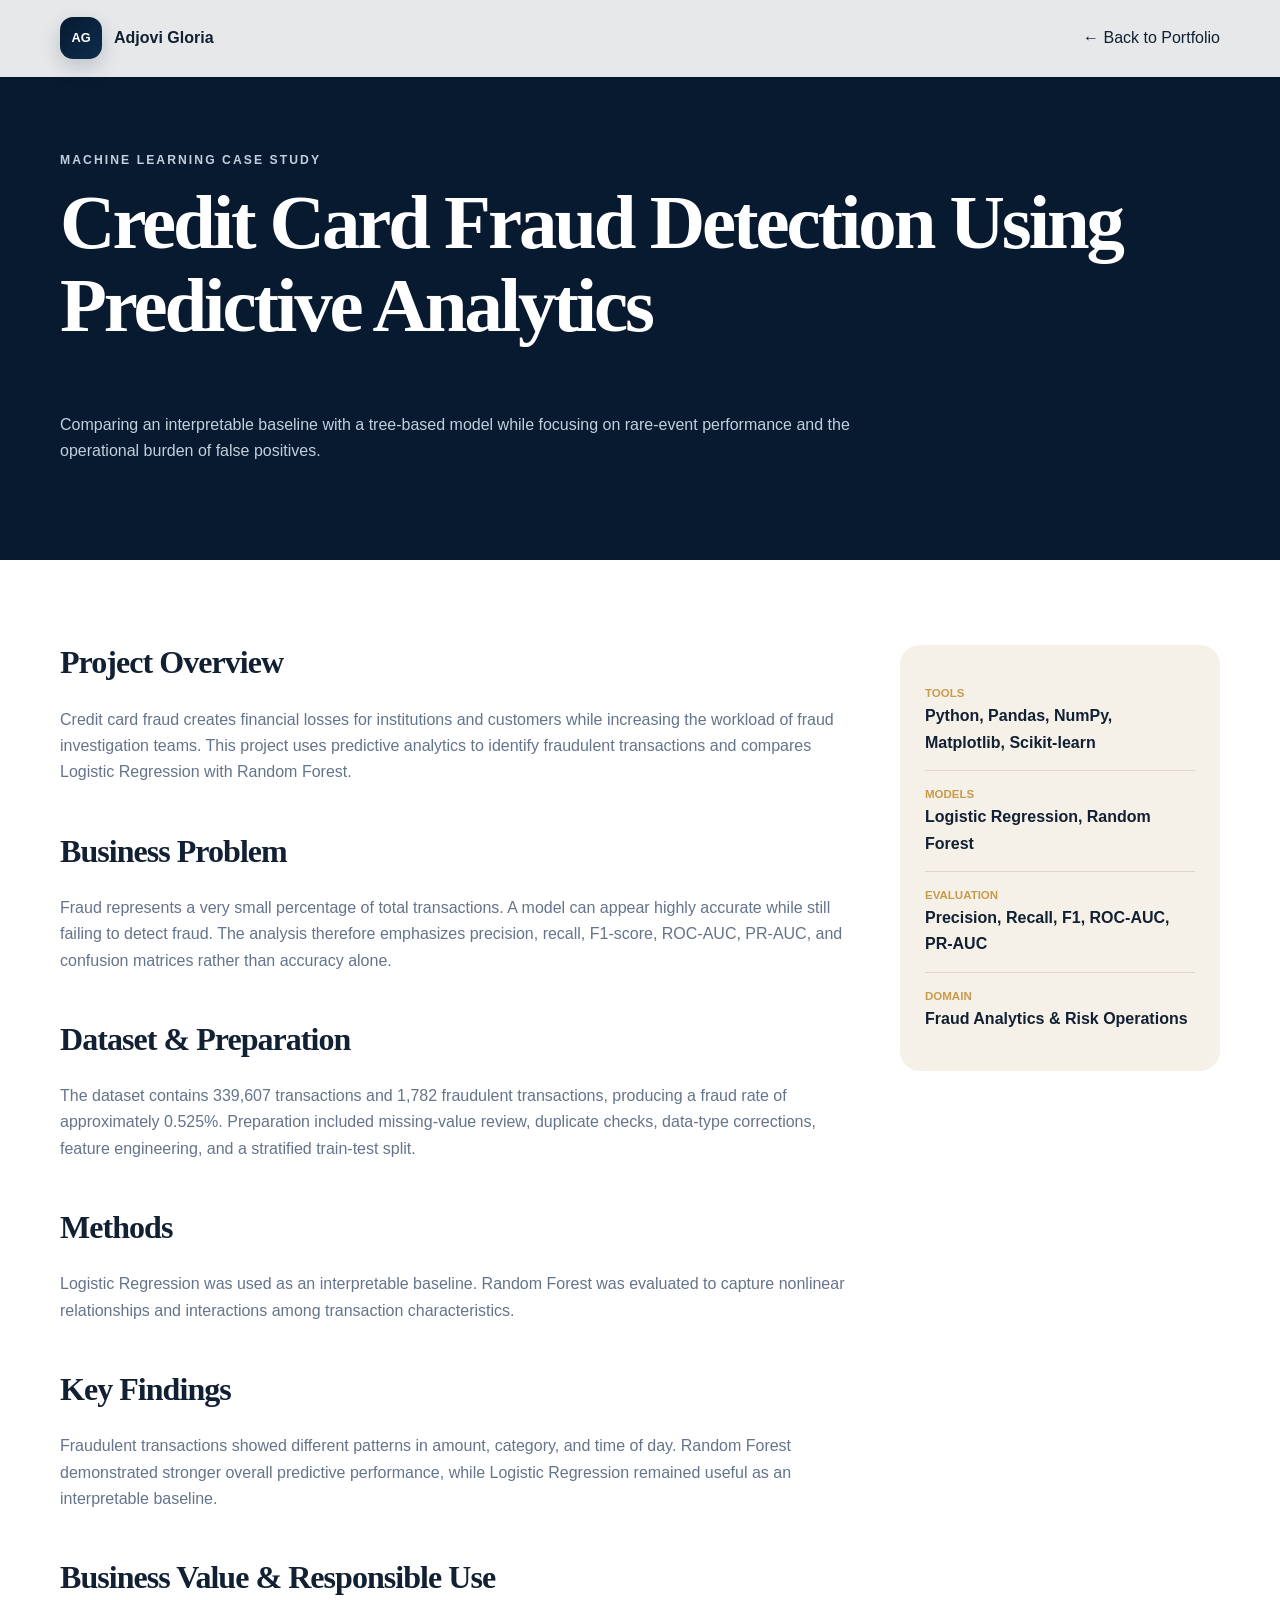
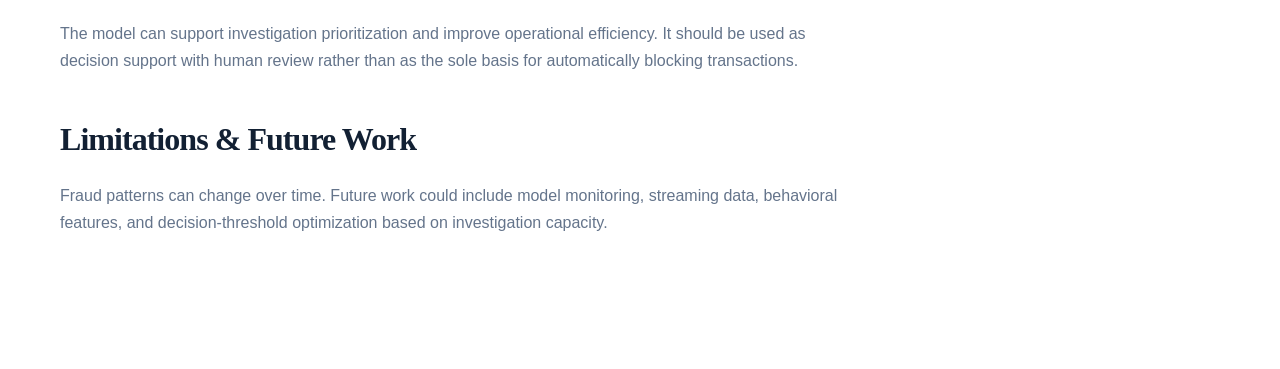
<file: projects/fraud-detection.html>
<!DOCTYPE html>
<html lang="en">
<head>
  <meta charset="UTF-8"><meta name="viewport" content="width=device-width, initial-scale=1.0">
  <title>Credit Card Fraud Detection | Adjovi Gloria</title>
  <link rel="stylesheet" href="../style.css">
  <style>
    .case-hero{padding:150px 0 80px;background:#081a2f;color:white}.case-hero h1{font-size:clamp(2.7rem,6vw,5rem)}
    .case-hero p{color:#c3cfdd;max-width:800px}.case-body{padding:85px 0}.case-grid{display:grid;grid-template-columns:1fr 320px;gap:55px}
    .case-main section{margin-bottom:48px}.case-main h2{font-size:2rem}.case-aside{position:sticky;top:105px;height:max-content;padding:25px;background:#f6f1e8;border-radius:20px}
    .case-aside div{padding:14px 0;border-bottom:1px solid #ded7cb}.case-aside div:last-child{border:0}.case-aside span{display:block;color:#c89a4b;font-size:.72rem;font-weight:800;text-transform:uppercase}
    @media(max-width:850px){.case-grid{grid-template-columns:1fr}.case-aside{position:static}}
  </style>
</head>
<body>
<header class="site-header"><nav class="nav container"><a class="brand" href="../index.html"><span class="brand-mark">AG</span><span>Adjovi Gloria</span></a><a href="../index.html#projects">← Back to Portfolio</a></nav></header>
<section class="case-hero"><div class="container"><p class="eyebrow">MACHINE LEARNING CASE STUDY</p><h1>Credit Card Fraud Detection Using Predictive Analytics</h1><p>Comparing an interpretable baseline with a tree-based model while focusing on rare-event performance and the operational burden of false positives.</p></div></section>
<main class="case-body"><div class="container case-grid"><div class="case-main">
<section><h2>Project Overview</h2><p>Credit card fraud creates financial losses for institutions and customers while increasing the workload of fraud investigation teams. This project uses predictive analytics to identify fraudulent transactions and compares Logistic Regression with Random Forest.</p></section>
<section><h2>Business Problem</h2><p>Fraud represents a very small percentage of total transactions. A model can appear highly accurate while still failing to detect fraud. The analysis therefore emphasizes precision, recall, F1-score, ROC-AUC, PR-AUC, and confusion matrices rather than accuracy alone.</p></section>
<section><h2>Dataset & Preparation</h2><p>The dataset contains 339,607 transactions and 1,782 fraudulent transactions, producing a fraud rate of approximately 0.525%. Preparation included missing-value review, duplicate checks, data-type corrections, feature engineering, and a stratified train-test split.</p></section>
<section><h2>Methods</h2><p>Logistic Regression was used as an interpretable baseline. Random Forest was evaluated to capture nonlinear relationships and interactions among transaction characteristics.</p></section>
<section><h2>Key Findings</h2><p>Fraudulent transactions showed different patterns in amount, category, and time of day. Random Forest demonstrated stronger overall predictive performance, while Logistic Regression remained useful as an interpretable baseline.</p></section>
<section><h2>Business Value & Responsible Use</h2><p>The model can support investigation prioritization and improve operational efficiency. It should be used as decision support with human review rather than as the sole basis for automatically blocking transactions.</p></section>
<section><h2>Limitations & Future Work</h2><p>Fraud patterns can change over time. Future work could include model monitoring, streaming data, behavioral features, and decision-threshold optimization based on investigation capacity.</p></section>
</div><aside class="case-aside">
<div><span>Tools</span><strong>Python, Pandas, NumPy, Matplotlib, Scikit-learn</strong></div>
<div><span>Models</span><strong>Logistic Regression, Random Forest</strong></div>
<div><span>Evaluation</span><strong>Precision, Recall, F1, ROC-AUC, PR-AUC</strong></div>
<div><span>Domain</span><strong>Fraud Analytics & Risk Operations</strong></div>
</aside></div></main>
</body></html>
</file>
<file: style.css>
:root{--navy:#071a2f;--navy2:#0d2d4d;--ink:#122033;--muted:#64748b;--gold:#c99746;--gold-light:#efd7a5;--cream:#f7f3ea;--paper:#fbfcfe;--line:#dfe6ee;--white:#fff;--radius:22px;--shadow:0 24px 60px rgba(5,20,38,.14)}
*{box-sizing:border-box}html{scroll-behavior:smooth}body{margin:0;font-family:Inter,Arial,sans-serif;color:var(--ink);background:white;line-height:1.65}a{color:inherit;text-decoration:none}.container{width:min(1160px,calc(100% - 40px));margin:auto}.section{padding:100px 0}.eyebrow{margin:0 0 12px;color:var(--gold);font-size:.76rem;font-weight:800;letter-spacing:.17em;text-transform:uppercase}h1,h2,h3{margin-top:0;line-height:1.08}h1,h2{font-family:"Playfair Display",serif}h1{font-size:clamp(3rem,6vw,5.7rem);letter-spacing:-.04em}h2{font-size:clamp(2.2rem,4vw,3.7rem);letter-spacing:-.03em}h3{font-size:1.35rem}p{color:var(--muted)}
.site-header{position:fixed;z-index:100;top:0;width:100%;background:rgba(255,255,255,.9);border-bottom:1px solid rgba(223,230,238,.8);backdrop-filter:blur(16px)}.nav{min-height:76px;display:flex;align-items:center;justify-content:space-between}.brand{display:flex;align-items:center;gap:12px;font-weight:800}.brand-mark{display:grid;place-items:center;width:42px;height:42px;color:white;background:linear-gradient(135deg,var(--navy),var(--navy2));border-radius:13px;font-size:.8rem;box-shadow:0 8px 20px rgba(7,26,47,.18)}.nav-links{display:flex;align-items:center;gap:22px;font-weight:700;font-size:.88rem}.nav-links a:hover{color:var(--gold)}.nav-cta{padding:10px 17px;color:white!important;background:var(--navy);border-radius:999px}.menu-toggle{display:none;border:0;background:transparent;cursor:pointer}.menu-toggle span{display:block;width:24px;height:2px;margin:5px;background:var(--navy)}
.hero{min-height:100vh;padding:145px 0 90px;color:white;background:radial-gradient(circle at 79% 18%,rgba(201,151,70,.23),transparent 23%),radial-gradient(circle at 14% 72%,rgba(57,115,166,.14),transparent 30%),linear-gradient(135deg,#04111f 0%,#0b2744 63%,#13395f 100%);display:flex;align-items:center;overflow:hidden}.hero-grid{display:grid;grid-template-columns:1.28fr .72fr;gap:65px;align-items:center}.hero h1{color:white;max-width:800px}.hero-text{max-width:760px;color:#c9d4e3;font-size:1.08rem}.hero-actions{display:flex;gap:14px;margin:30px 0 36px;flex-wrap:wrap}.button{display:inline-flex;align-items:center;justify-content:center;min-height:50px;padding:0 22px;border-radius:999px;font-weight:800;transition:.2s}.button:hover{transform:translateY(-2px);box-shadow:0 14px 32px rgba(0,0,0,.17)}.button.primary{color:var(--navy);background:var(--gold-light)}.button.secondary{color:white;border:1px solid rgba(255,255,255,.32)}.button.light{color:var(--navy);background:white;border:1px solid var(--line)}.hero-stats{display:flex;gap:38px;flex-wrap:wrap}.hero-stats div{display:grid}.hero-stats strong{font-size:1.42rem;color:white}.hero-stats span{color:#9fb1c4;font-size:.8rem}.hero-stack{display:flex;flex-wrap:wrap;gap:8px;margin-top:28px}.hero-stack span{padding:6px 10px;border:1px solid rgba(255,255,255,.14);border-radius:999px;color:#cbd8e6;font-size:.72rem;font-weight:700;background:rgba(255,255,255,.04)}
.hero-visual{position:relative;min-height:520px;display:grid;place-items:center}.signal-panel{width:min(410px,100%);padding:26px;border:1px solid rgba(255,255,255,.16);background:linear-gradient(180deg,rgba(255,255,255,.10),rgba(255,255,255,.055));border-radius:30px;box-shadow:var(--shadow);backdrop-filter:blur(10px)}.signal-top{display:flex;align-items:center;gap:9px;color:#d9e4ef;font-size:.72rem;font-weight:800;letter-spacing:.14em;margin-bottom:20px}.live-dot{width:9px;height:9px;background:#7fd4a5;border-radius:50%;box-shadow:0 0 0 5px rgba(127,212,165,.12)}.signal-row{padding:16px 0;border-top:1px solid rgba(255,255,255,.1);display:grid;gap:2px}.signal-row span{color:#aebed0;font-size:.76rem}.signal-row strong{color:white;font-size:.95rem}.floating-note{position:absolute;width:185px;padding:13px 15px;background:white;border-radius:16px;box-shadow:var(--shadow);display:grid}.floating-note span{color:var(--gold);font-size:.7rem;font-weight:800}.floating-note strong{color:var(--navy)}.floating-note small{color:var(--muted)}.note-one{left:-42px;top:75px}.note-two{right:-30px;top:210px}.note-three{left:-15px;bottom:55px}
.proof-band{background:#061527;color:white;border-top:1px solid rgba(255,255,255,.08)}.proof-grid{display:grid;grid-template-columns:repeat(4,1fr)}.proof-grid div{padding:26px 24px;border-right:1px solid rgba(255,255,255,.09);display:grid;gap:5px}.proof-grid div:last-child{border-right:0}.proof-grid span{color:var(--gold-light);font-size:.68rem;font-weight:800;letter-spacing:.12em}.proof-grid strong{font-size:.86rem;color:#e8eff6}
.section-heading{margin-bottom:46px;max-width:850px}.section-heading>p:last-child{max-width:760px}.about-section{background:var(--cream)}.about-grid{display:grid;grid-template-columns:1.2fr .8fr;gap:28px}.about-card,.info-card,.skill-card,.lab-card{background:white;border:1px solid rgba(8,26,47,.07);border-radius:var(--radius);box-shadow:0 14px 40px rgba(8,26,47,.045)}.about-card{padding:42px}.about-side{display:grid;gap:15px}.info-card{padding:22px 25px;display:grid;gap:5px}.info-card span{color:var(--gold);font-size:.72rem;font-weight:800;letter-spacing:.12em;text-transform:uppercase}
.projects-section{background:var(--paper)}.filter-row{display:flex;gap:10px;flex-wrap:wrap;margin-bottom:30px}.filter{padding:10px 17px;color:var(--muted);background:white;border:1px solid var(--line);border-radius:999px;cursor:pointer;font-weight:700}.filter.active,.filter:hover{color:white;background:var(--navy);border-color:var(--navy)}.project-grid{display:grid;grid-template-columns:repeat(2,1fr);gap:22px}.project-card{min-height:360px;padding:31px;display:flex;flex-direction:column;background:white;border:1px solid var(--line);border-radius:var(--radius);transition:.25s;position:relative;overflow:hidden}.project-card:before{content:"";position:absolute;inset:0 auto 0 0;width:4px;background:transparent}.project-card:hover{transform:translateY(-6px);box-shadow:var(--shadow)}.project-card:hover:before{background:var(--gold)}.project-card.featured{color:white;background:var(--navy);border-color:var(--navy)}.project-card.featured p{color:#bccadd}.project-card.ai-feature{background:linear-gradient(145deg,#102d4b,#153d66);color:white;border-color:#163e66}.project-card.ai-feature p{color:#c5d2df}.project-card.ai-feature .tech-list span,.project-card.featured .tech-list span{color:#e1ebf4;border-color:rgba(255,255,255,.17)}.project-card.ai-feature a,.project-card.featured a{color:var(--gold-light)}.project-number{margin-bottom:22px;color:var(--gold);font-weight:800;font-size:.82rem}.project-content{height:100%;display:flex;flex-direction:column}.project-tag{color:var(--gold);font-size:.72rem;font-weight:800;letter-spacing:.12em;text-transform:uppercase}.project-card h3{margin:11px 0 11px;font-size:1.55rem}.project-card p{margin-top:0}.tech-list{display:flex;gap:8px;flex-wrap:wrap;margin:auto 0 18px}.tech-list span{padding:6px 10px;color:#53647a;border:1px solid var(--line);border-radius:999px;font-size:.72rem;font-weight:700}.project-links{display:flex;gap:18px;align-items:center;flex-wrap:wrap}.project-links a{color:var(--navy);font-weight:800;font-size:.87rem}.project-links a:last-child{color:var(--muted);font-weight:700}.project-card[hidden]{display:none}
.ai-lab-section{background:linear-gradient(180deg,#071a2f,#0b2948);color:white}.ai-lab-section h2{color:white}.ai-lab-section .section-heading p:last-child{color:#b7c6d6}.lab-grid{display:grid;grid-template-columns:repeat(4,1fr);gap:16px}.lab-card{padding:27px;background:rgba(255,255,255,.065);border-color:rgba(255,255,255,.11);box-shadow:none}.lab-card span{color:var(--gold-light);font-size:.72rem;font-weight:800}.lab-card h3{color:white;margin:12px 0 8px}.lab-card p{color:#b8c8d7;margin-bottom:0;font-size:.9rem}
.skills-section{background:white}.skills-grid{display:grid;grid-template-columns:repeat(2,1fr);gap:20px}.skill-card{padding:29px}.skill-tags{display:flex;flex-wrap:wrap;gap:8px}.skill-tags span{padding:8px 12px;color:var(--navy);background:var(--cream);border-radius:10px;font-size:.82rem;font-weight:700}
.docs-section{background:#f1f5f9}.docs-grid{display:grid;grid-template-columns:1fr .9fr;gap:45px;align-items:center}.docs-actions{display:flex;gap:12px;flex-wrap:wrap;margin-top:26px}.docs-checklist{display:grid;gap:12px}.docs-checklist div{display:flex;align-items:center;gap:12px;padding:16px 18px;background:white;border:1px solid var(--line);border-radius:14px}.docs-checklist span{display:grid;place-items:center;min-width:28px;height:28px;background:#eaf5ed;color:#217a42;border-radius:50%;font-weight:900}.docs-checklist strong{font-size:.9rem}
.resume-section{background:var(--cream)}.resume-box{padding:50px;display:grid;grid-template-columns:1fr auto;gap:36px;align-items:center;color:white;background:linear-gradient(135deg,#071a2f,#123d68);border-radius:30px;box-shadow:var(--shadow)}.resume-box h2{color:white}.resume-box p{max-width:760px;color:#bac9d8}.resume-highlights{display:flex;flex-wrap:wrap;gap:8px;margin-top:20px}.resume-highlights span{padding:6px 10px;border-radius:999px;background:rgba(255,255,255,.08);border:1px solid rgba(255,255,255,.12);color:#dce6ef;font-size:.72rem;font-weight:700}.resume-actions{display:grid;gap:12px}.resume-actions .button{white-space:nowrap}
.contact-section{background:#051321}.contact-grid{display:grid;grid-template-columns:1fr 1fr;gap:55px;align-items:center}.contact-copy h2{color:white}.contact-copy p{color:#b7c5d4}.contact-card{padding:14px;background:white;border-radius:var(--radius)}.contact-card a,.contact-card>div{padding:17px 20px;display:grid;gap:3px;border-bottom:1px solid var(--line)}.contact-card>*:last-child{border-bottom:0}.contact-card span{color:var(--gold);font-size:.7rem;font-weight:800;letter-spacing:.12em;text-transform:uppercase}.contact-card strong{overflow-wrap:anywhere}.contact-card a:hover{background:#f7f9fc;border-radius:12px}
footer{padding:28px 0;background:#020b13}.footer-content{display:flex;justify-content:space-between;gap:20px;align-items:center}footer p,footer a{margin:0;color:#8fa1b4;font-size:.82rem}.reveal{opacity:0;transform:translateY(18px);transition:opacity .6s ease,transform .6s ease}.reveal.visible{opacity:1;transform:translateY(0)}
@media(max-width:1000px){.nav-links{gap:13px;font-size:.8rem}.hero-grid,.about-grid,.docs-grid,.contact-grid,.resume-box{grid-template-columns:1fr}.hero-visual{min-height:470px}.lab-grid{grid-template-columns:repeat(2,1fr)}.proof-grid{grid-template-columns:repeat(2,1fr)}.proof-grid div:nth-child(2){border-right:0}.project-grid,.skills-grid{grid-template-columns:1fr}.resume-actions{display:flex;flex-wrap:wrap}}
@media(max-width:820px){.menu-toggle{display:block}.nav-links{position:absolute;top:76px;left:20px;right:20px;padding:20px;display:none;flex-direction:column;align-items:stretch;background:white;border:1px solid var(--line);border-radius:18px;box-shadow:var(--shadow)}.nav-links.open{display:flex}.hero{padding-top:125px}.hero-grid{grid-template-columns:1fr}.hero-visual{min-height:430px}.note-one{left:4px}.note-two{right:4px}.note-three{left:25px}}
@media(max-width:560px){.container{width:min(100% - 28px,1160px)}.section{padding:76px 0}h1{font-size:3rem}h2{font-size:2.2rem}.hero-stats{gap:20px}.hero-visual{min-height:390px}.signal-panel{padding:20px}.floating-note{width:155px;font-size:.78rem}.proof-grid,.lab-grid{grid-template-columns:1fr}.proof-grid div{border-right:0;border-bottom:1px solid rgba(255,255,255,.09)}.project-card,.about-card,.skill-card{padding:24px}.resume-box{padding:29px}.resume-actions{display:grid}.footer-content{align-items:flex-start;flex-direction:column}}
</file>
